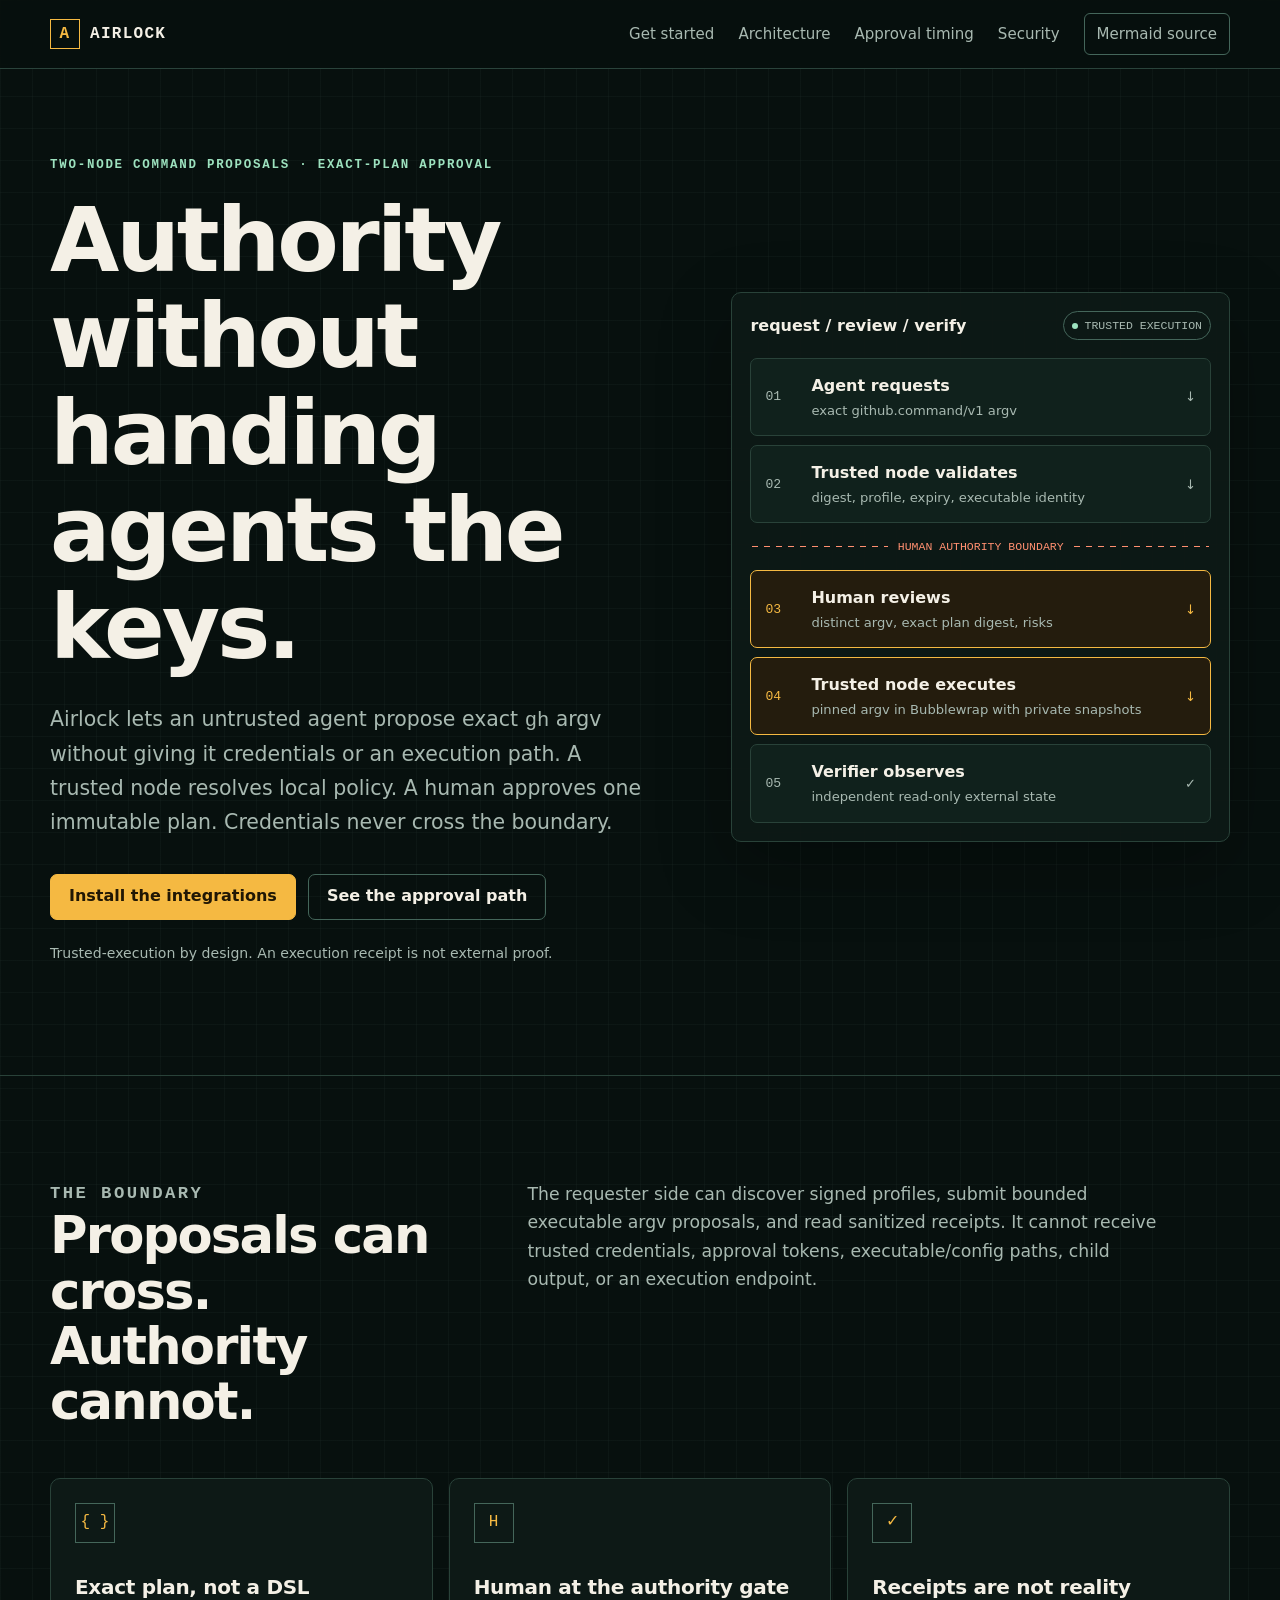
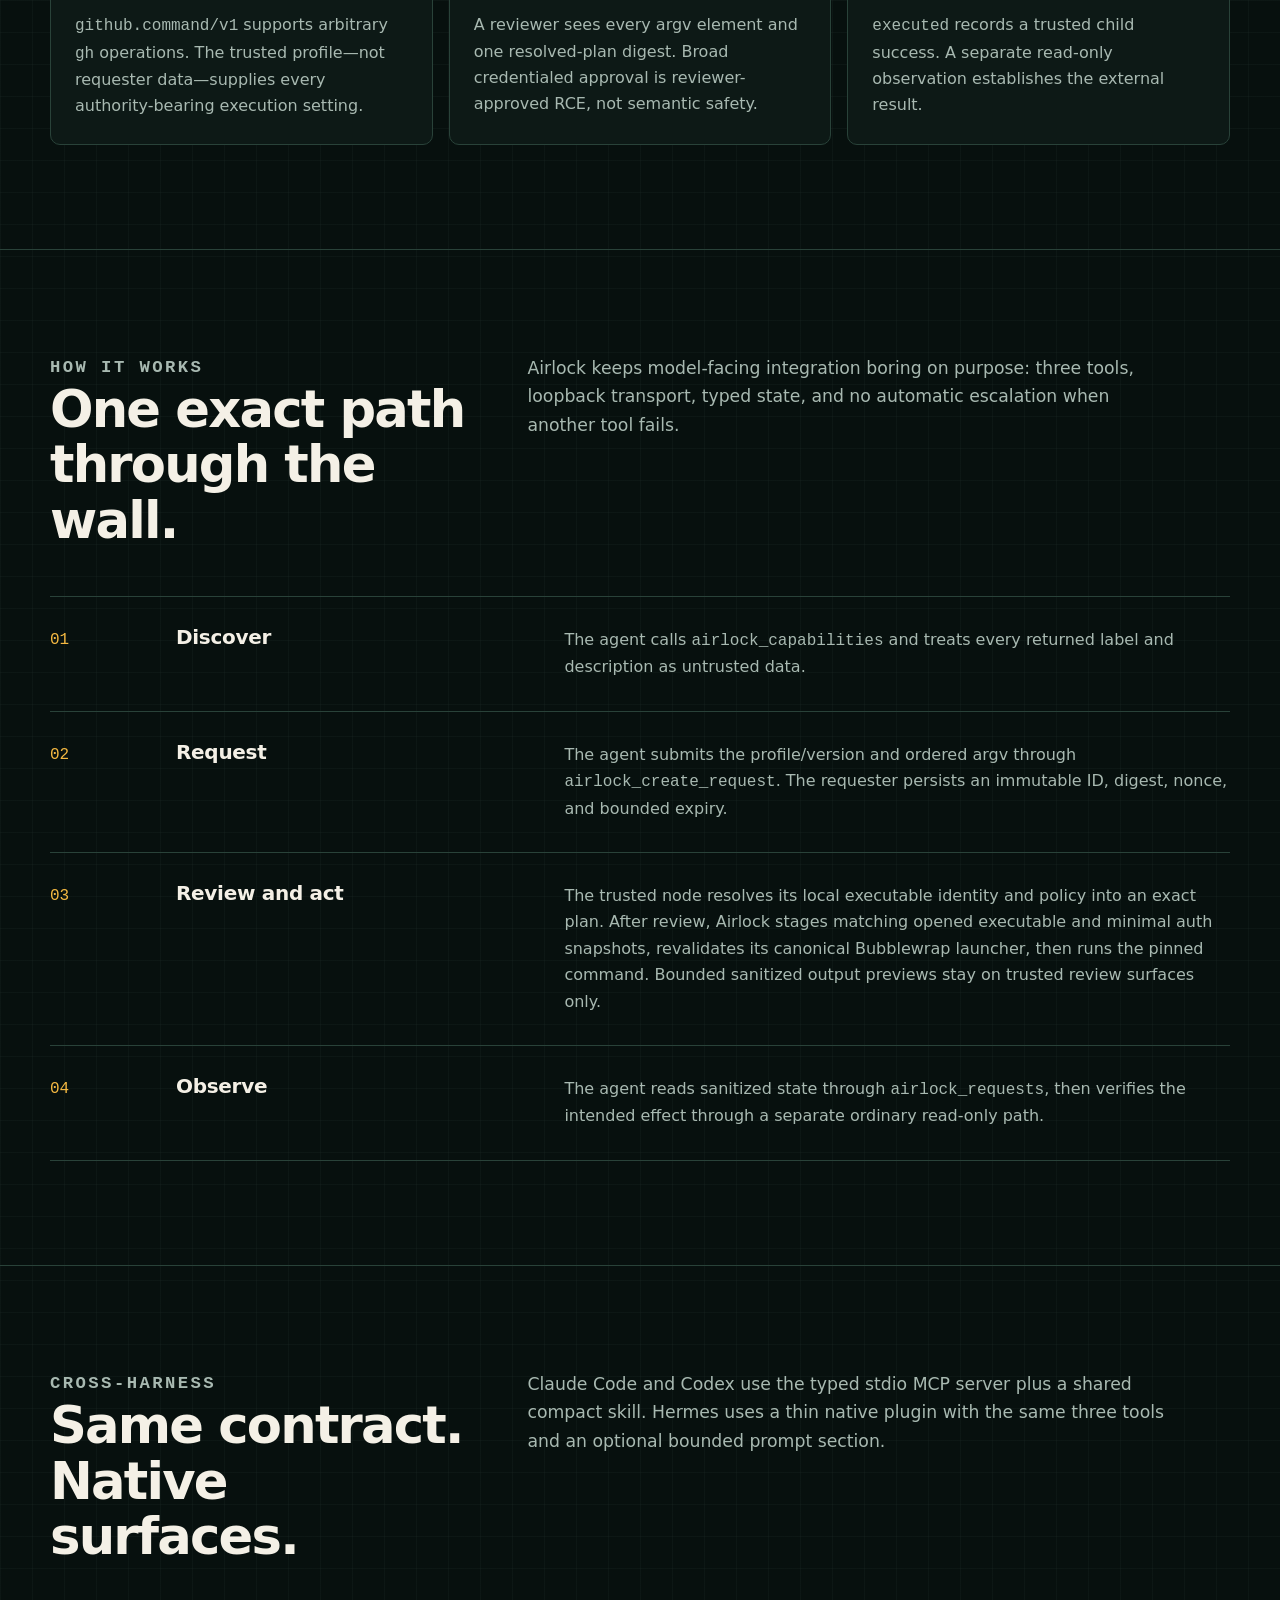
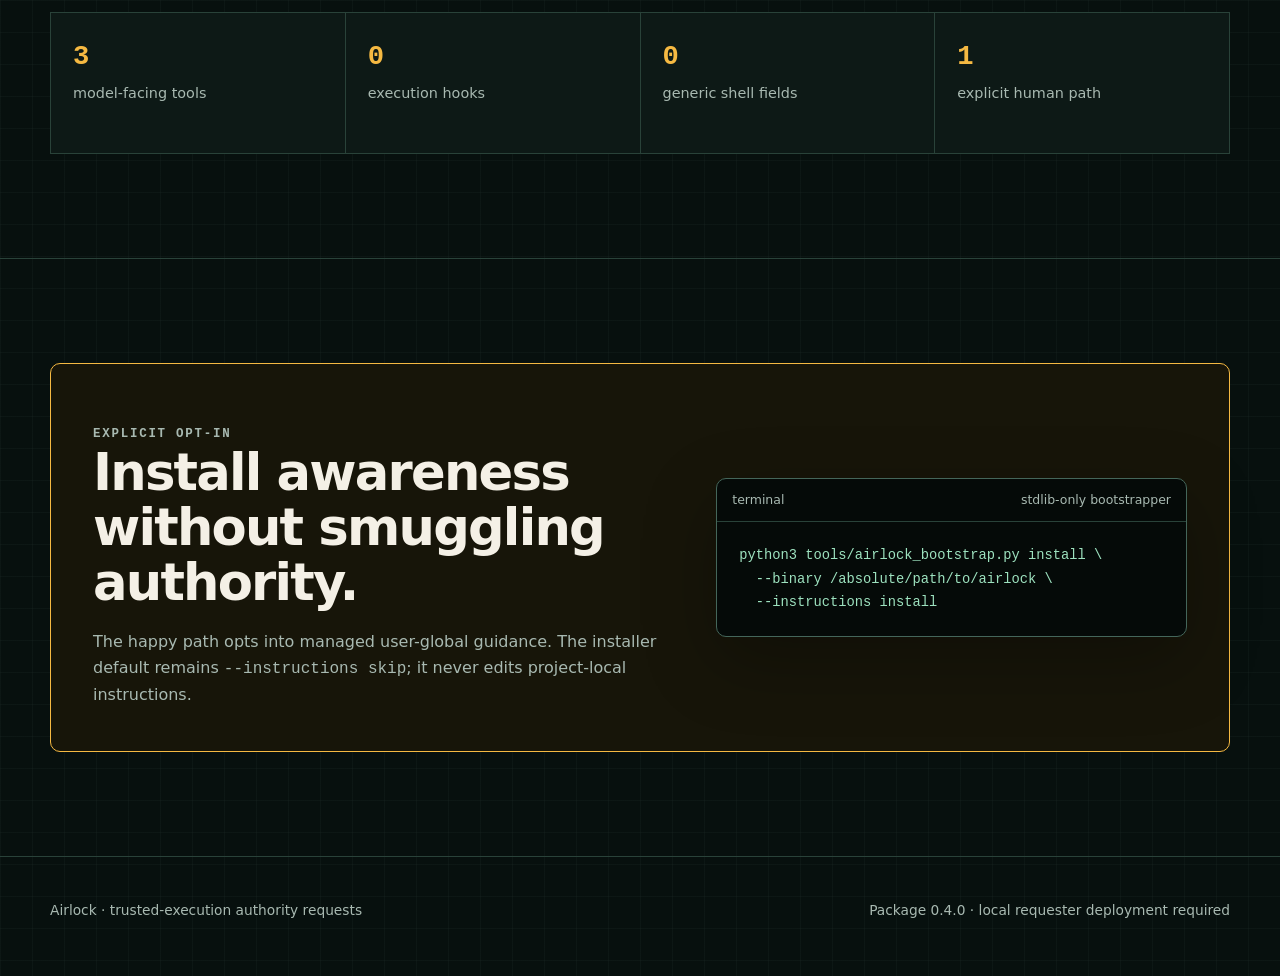
<file: docs/index.html>
<!doctype html>
<html lang="en">
<head>
  <meta charset="utf-8">
  <meta name="viewport" content="width=device-width, initial-scale=1">
  <meta name="description" content="Airlock brokers exact human-approved command plans without giving untrusted AI agents credentials or execution access.">
  <title>Airlock — authority without handing agents the keys</title>
  <link rel="icon" href="assets/favicon.svg" type="image/svg+xml">
  <link rel="stylesheet" href="assets/styles.css">
</head>
<body>
  <a class="skip-link" href="#main">Skip to content</a>
  <header class="site-header">
    <div class="shell nav">
      <a class="brand" href="index.html" aria-label="Airlock home">
        <span class="brand-mark" aria-hidden="true">A</span>
        AIRLOCK
      </a>
      <nav class="nav-links" aria-label="Primary navigation">
        <a href="getting-started.html">Get started</a>
        <a href="architecture.html">Architecture</a>
        <a href="approval-timing.html">Approval timing</a>
        <a href="security.html">Security</a>
        <a class="nav-cta" href="architecture.md">Mermaid source</a>
      </nav>
    </div>
  </header>

  <main id="main">
    <section class="shell hero">
      <div>
        <p class="eyebrow">two-node command proposals · exact-plan approval</p>
        <h1>Authority without handing agents the keys.</h1>
        <p class="lede">Airlock lets an untrusted agent propose exact <code>gh</code> argv without giving it credentials or an execution path. A trusted node resolves local policy. A human approves one immutable plan. Credentials never cross the boundary.</p>
        <div class="hero-actions">
          <a class="button primary" href="getting-started.html">Install the integrations</a>
          <a class="button" href="approval-timing.html">See the approval path</a>
        </div>
        <p class="hero-note">Trusted-execution by design. An execution receipt is not external proof.</p>
      </div>

      <div class="flow-card" aria-label="Airlock request flow overview">
        <div class="flow-head">
          <strong>request / review / verify</strong>
          <span class="pill">trusted execution</span>
        </div>
        <div class="flow-stack">
          <div class="flow-step">
            <span class="step-number">01</span>
            <div><strong>Agent requests</strong><span>exact github.command/v1 argv</span></div>
            <span class="flow-arrow" aria-hidden="true">↓</span>
          </div>
          <div class="flow-step">
            <span class="step-number">02</span>
            <div><strong>Trusted node validates</strong><span>digest, profile, expiry, executable identity</span></div>
            <span class="flow-arrow" aria-hidden="true">↓</span>
          </div>
        </div>
        <div class="boundary-label">human authority boundary</div>
        <div class="flow-stack">
          <div class="flow-step human-gate">
            <span class="step-number">03</span>
            <div><strong>Human reviews</strong><span>distinct argv, exact plan digest, risks</span></div>
            <span class="flow-arrow" aria-hidden="true">↓</span>
          </div>
          <div class="flow-step human-gate">
            <span class="step-number">04</span>
            <div><strong>Trusted node executes</strong><span>pinned argv in Bubblewrap with private snapshots</span></div>
            <span class="flow-arrow" aria-hidden="true">↓</span>
          </div>
          <div class="flow-step">
            <span class="step-number">05</span>
            <div><strong>Verifier observes</strong><span>independent read-only external state</span></div>
            <span class="flow-arrow" aria-hidden="true">✓</span>
          </div>
        </div>
      </div>
    </section>

    <section class="section">
      <div class="shell">
        <div class="section-intro">
          <div>
            <p class="kicker">The boundary</p>
            <h2>Proposals can cross. Authority cannot.</h2>
          </div>
          <p>The requester side can discover signed profiles, submit bounded executable argv proposals, and read sanitized receipts. It cannot receive trusted credentials, approval tokens, executable/config paths, child output, or an execution endpoint.</p>
        </div>
        <div class="card-grid">
          <article class="card">
            <span class="card-icon" aria-hidden="true">{ }</span>
            <h3>Exact plan, not a DSL</h3>
            <p><code>github.command/v1</code> supports arbitrary <code>gh</code> operations. The trusted profile—not requester data—supplies every authority-bearing execution setting.</p>
          </article>
          <article class="card">
            <span class="card-icon" aria-hidden="true">H</span>
            <h3>Human at the authority gate</h3>
            <p>A reviewer sees every argv element and one resolved-plan digest. Broad credentialed approval is reviewer-approved RCE, not semantic safety.</p>
          </article>
          <article class="card">
            <span class="card-icon" aria-hidden="true">✓</span>
            <h3>Receipts are not reality</h3>
            <p><code>executed</code> records a trusted child success. A separate read-only observation establishes the external result.</p>
          </article>
        </div>
      </div>
    </section>

    <section class="section" id="how-it-works">
      <div class="shell">
        <div class="section-intro">
          <div>
            <p class="kicker">How it works</p>
            <h2>One exact path through the wall.</h2>
          </div>
          <p>Airlock keeps model-facing integration boring on purpose: three tools, loopback transport, typed state, and no automatic escalation when another tool fails.</p>
        </div>
        <div class="steps">
          <article class="process-step">
            <h3>Discover</h3>
            <p>The agent calls <code>airlock_capabilities</code> and treats every returned label and description as untrusted data.</p>
          </article>
          <article class="process-step">
            <h3>Request</h3>
            <p>The agent submits the profile/version and ordered argv through <code>airlock_create_request</code>. The requester persists an immutable ID, digest, nonce, and bounded expiry.</p>
          </article>
          <article class="process-step">
            <h3>Review and act</h3>
            <p>The trusted node resolves its local executable identity and policy into an exact plan. After review, Airlock stages matching opened executable and minimal auth snapshots, revalidates its canonical Bubblewrap launcher, then runs the pinned command. Bounded sanitized output previews stay on trusted review surfaces only.</p>
          </article>
          <article class="process-step">
            <h3>Observe</h3>
            <p>The agent reads sanitized state through <code>airlock_requests</code>, then verifies the intended effect through a separate ordinary read-only path.</p>
          </article>
        </div>
      </div>
    </section>

    <section class="section">
      <div class="shell">
        <div class="section-intro">
          <div>
            <p class="kicker">Cross-harness</p>
            <h2>Same contract. Native surfaces.</h2>
          </div>
          <p>Claude Code and Codex use the typed stdio MCP server plus a shared compact skill. Hermes uses a thin native plugin with the same three tools and an optional bounded prompt section.</p>
        </div>
        <div class="metrics" aria-label="Airlock integration facts">
          <div class="metric"><strong>3</strong><span>model-facing tools</span></div>
          <div class="metric"><strong>0</strong><span>execution hooks</span></div>
          <div class="metric"><strong>0</strong><span>generic shell fields</span></div>
          <div class="metric"><strong>1</strong><span>explicit human path</span></div>
        </div>
      </div>
    </section>

    <section class="section">
      <div class="shell callout">
        <div>
          <p class="kicker">Explicit opt-in</p>
          <h2>Install awareness without smuggling authority.</h2>
          <p>The happy path opts into managed user-global guidance. The installer default remains <code>--instructions skip</code>; it never edits project-local instructions.</p>
        </div>
        <div class="code-panel">
          <div class="code-title"><span>terminal</span><span>stdlib-only bootstrapper</span></div>
          <pre><code>python3 tools/airlock_bootstrap.py install \
  --binary /absolute/path/to/airlock \
  --instructions install</code></pre>
        </div>
      </div>
    </section>
  </main>

  <footer class="site-footer">
    <div class="shell footer-row">
      <span>Airlock · trusted-execution authority requests</span>
      <span>Package 0.4.0 · local requester deployment required</span>
    </div>
  </footer>
</body>
</html>
</file>
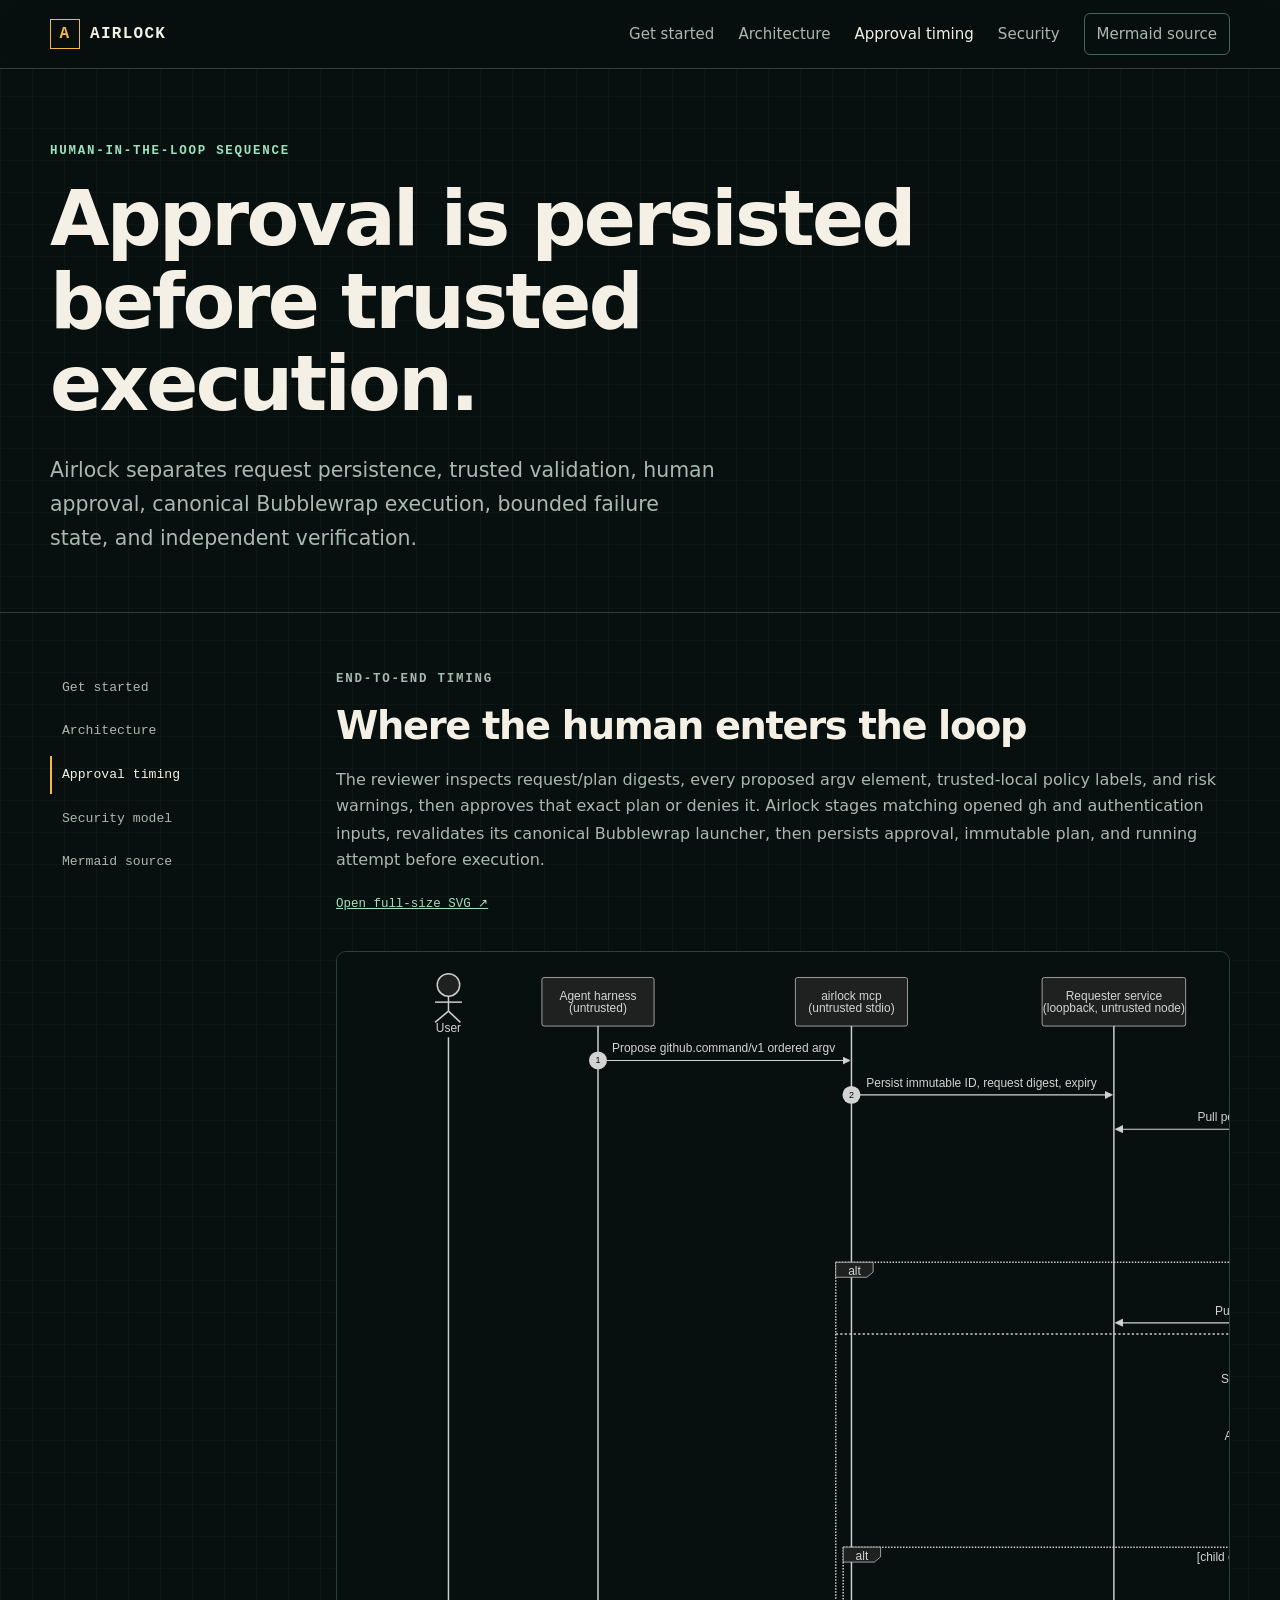
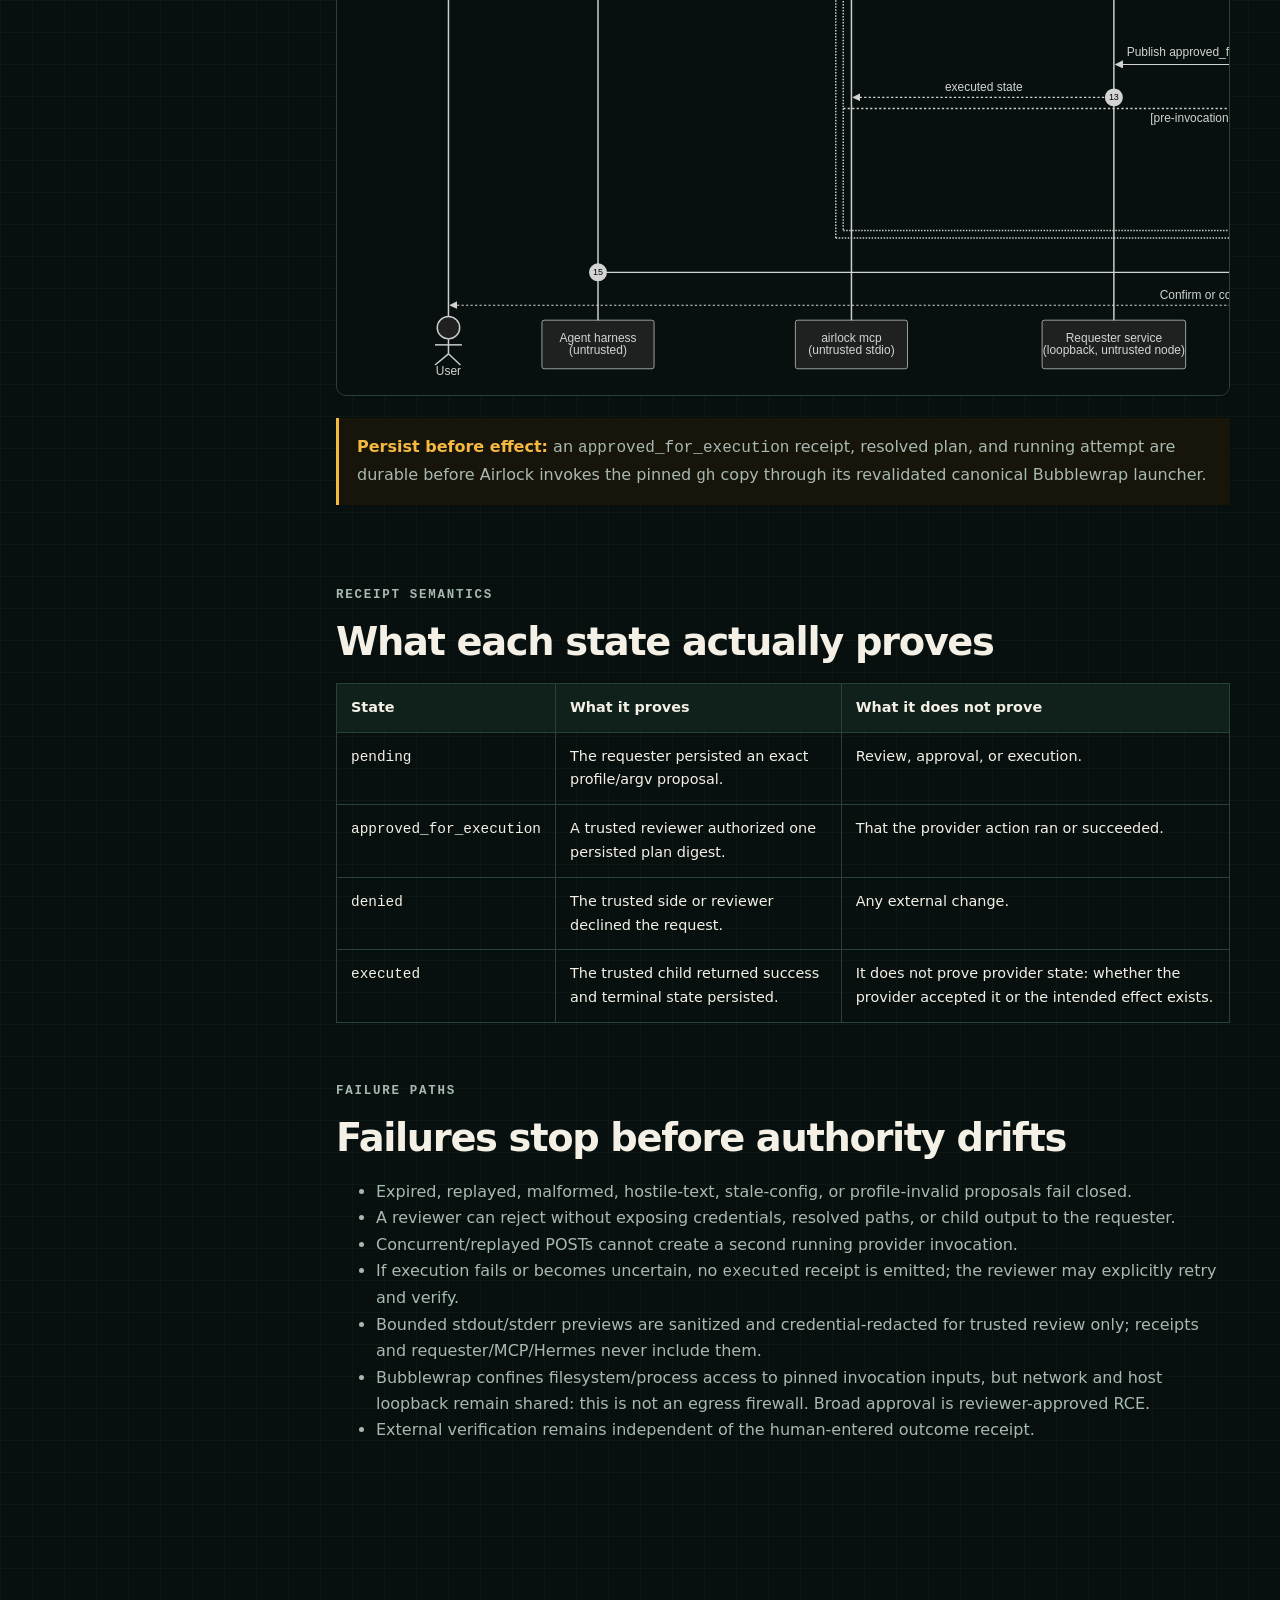
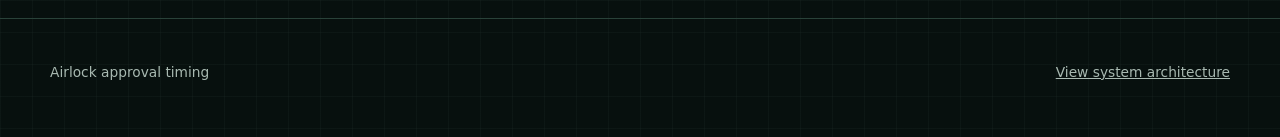
<file: docs/approval-timing.html>
<!doctype html>
<html lang="en">
<head>
  <meta charset="utf-8">
  <meta name="viewport" content="width=device-width, initial-scale=1">
  <meta name="description" content="Timing diagram for Airlock trusted execution, signed receipts, retries, and independent verification.">
  <title>Approval timing · Airlock</title>
  <link rel="icon" href="assets/favicon.svg" type="image/svg+xml">
  <link rel="stylesheet" href="assets/styles.css">
</head>
<body>
  <a class="skip-link" href="#main">Skip to content</a>
  <header class="site-header">
    <div class="shell nav">
      <a class="brand" href="index.html"><span class="brand-mark" aria-hidden="true">A</span>AIRLOCK</a>
      <nav class="nav-links" aria-label="Primary navigation">
        <a href="getting-started.html">Get started</a>
        <a href="architecture.html">Architecture</a>
        <a href="approval-timing.html" aria-current="page">Approval timing</a>
        <a href="security.html">Security</a>
        <a class="nav-cta" href="approval-timing.md">Mermaid source</a>
      </nav>
    </div>
  </header>

  <main id="main">
    <header class="docs-hero">
      <div class="shell">
        <p class="eyebrow">Human-in-the-loop sequence</p>
        <h1>Approval is persisted before trusted execution.</h1>
        <p class="lede">Airlock separates request persistence, trusted validation, human approval, canonical Bubblewrap execution, bounded failure state, and independent verification.</p>
      </div>
    </header>

    <div class="shell docs-layout">
      <nav class="docs-nav" aria-label="Documentation">
        <a href="getting-started.html">Get started</a>
        <a href="architecture.html">Architecture</a>
        <a href="approval-timing.html" aria-current="page">Approval timing</a>
        <a href="security.html">Security model</a>
        <a href="approval-timing.md">Mermaid source</a>
      </nav>

      <article class="docs-content">
        <section id="sequence">
          <p class="kicker">End-to-end timing</p>
          <h2>Where the human enters the loop</h2>
          <p>The reviewer inspects request/plan digests, every proposed argv element, trusted-local policy labels, and risk warnings, then approves that exact plan or denies it. Airlock stages matching opened <code>gh</code> and authentication inputs, revalidates its canonical Bubblewrap launcher, then persists approval, immutable plan, and running attempt before execution.</p>
          <a class="diagram-link" href="assets/diagrams/approval-timing.svg">Open full-size SVG ↗</a>
          <figure class="diagram timing">
            <img src="assets/diagrams/approval-timing.svg" alt="Sequence diagram showing typed request creation, trusted validation, approval reservation, canonical Bubblewrap execution, bounded failure state, receipts, and independent verification.">
          </figure>
          <div class="notice"><strong>Persist before effect:</strong> an <code>approved_for_execution</code> receipt, resolved plan, and running attempt are durable before Airlock invokes the pinned <code>gh</code> copy through its revalidated canonical Bubblewrap launcher.</div>
        </section>

        <section id="states">
          <p class="kicker">Receipt semantics</p>
          <h2>What each state actually proves</h2>
          <table>
            <thead><tr><th>State</th><th>What it proves</th><th>What it does not prove</th></tr></thead>
            <tbody>
              <tr><td><code>pending</code></td><td>The requester persisted an exact profile/argv proposal.</td><td>Review, approval, or execution.</td></tr>
              <tr><td><code>approved_for_execution</code></td><td>A trusted reviewer authorized one persisted plan digest.</td><td>That the provider action ran or succeeded.</td></tr>
              <tr><td><code>denied</code></td><td>The trusted side or reviewer declined the request.</td><td>Any external change.</td></tr>
              <tr><td><code>executed</code></td><td>The trusted child returned success and terminal state persisted.</td><td>It does not prove provider state: whether the provider accepted it or the intended effect exists.</td></tr>
            </tbody>
          </table>
        </section>

        <section id="failure-paths">
          <p class="kicker">Failure paths</p>
          <h2>Failures stop before authority drifts</h2>
          <ul>
            <li>Expired, replayed, malformed, hostile-text, stale-config, or profile-invalid proposals fail closed.</li>
            <li>A reviewer can reject without exposing credentials, resolved paths, or child output to the requester.</li>
            <li>Concurrent/replayed POSTs cannot create a second running provider invocation.</li>
            <li>If execution fails or becomes uncertain, no <code>executed</code> receipt is emitted; the reviewer may explicitly retry and verify.</li>
            <li>Bounded stdout/stderr previews are sanitized and credential-redacted for trusted review only; receipts and requester/MCP/Hermes never include them.</li>
            <li>Bubblewrap confines filesystem/process access to pinned invocation inputs, but network and host loopback remain shared: this is not an egress firewall. Broad approval is reviewer-approved RCE.</li>
            <li>External verification remains independent of the human-entered outcome receipt.</li>
          </ul>
        </section>
      </article>
    </div>
  </main>

  <footer class="site-footer">
    <div class="shell footer-row"><span>Airlock approval timing</span><span><a href="architecture.html">View system architecture</a></span></div>
  </footer>
</body>
</html>
</file>
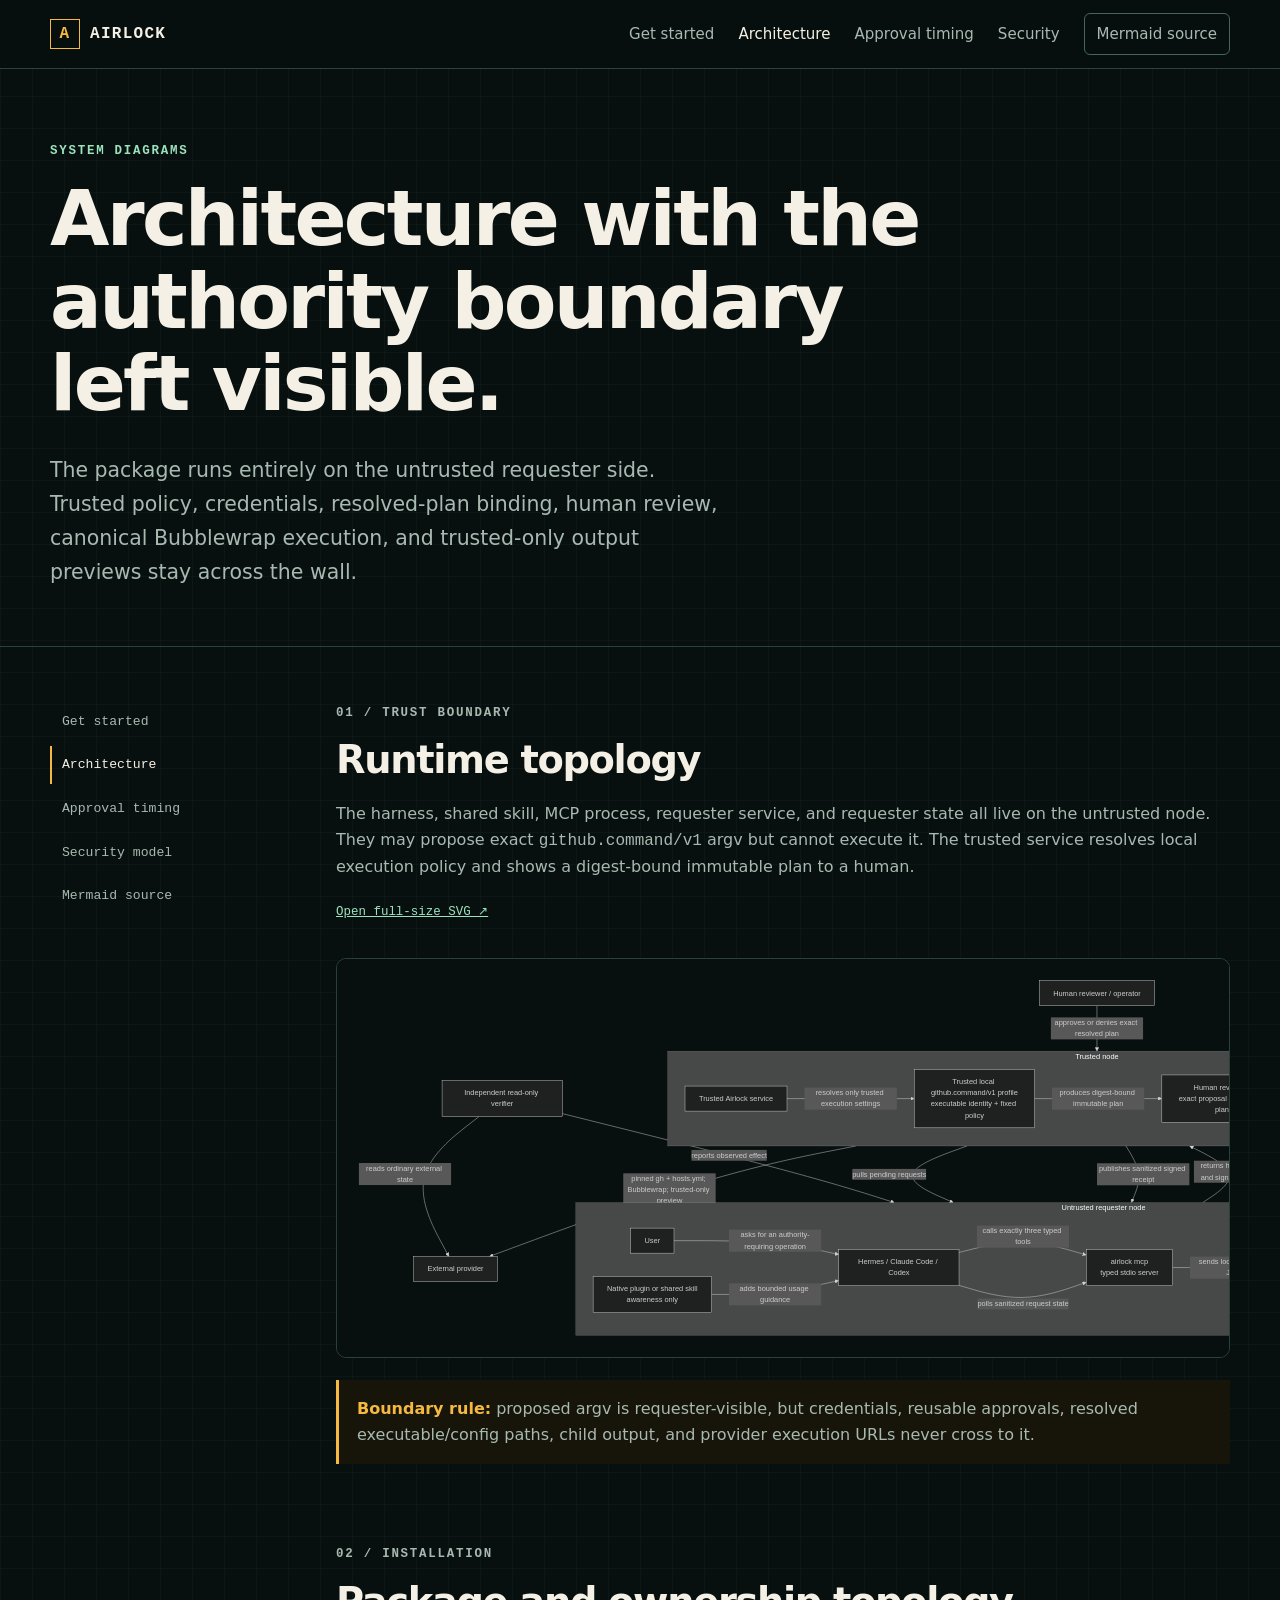
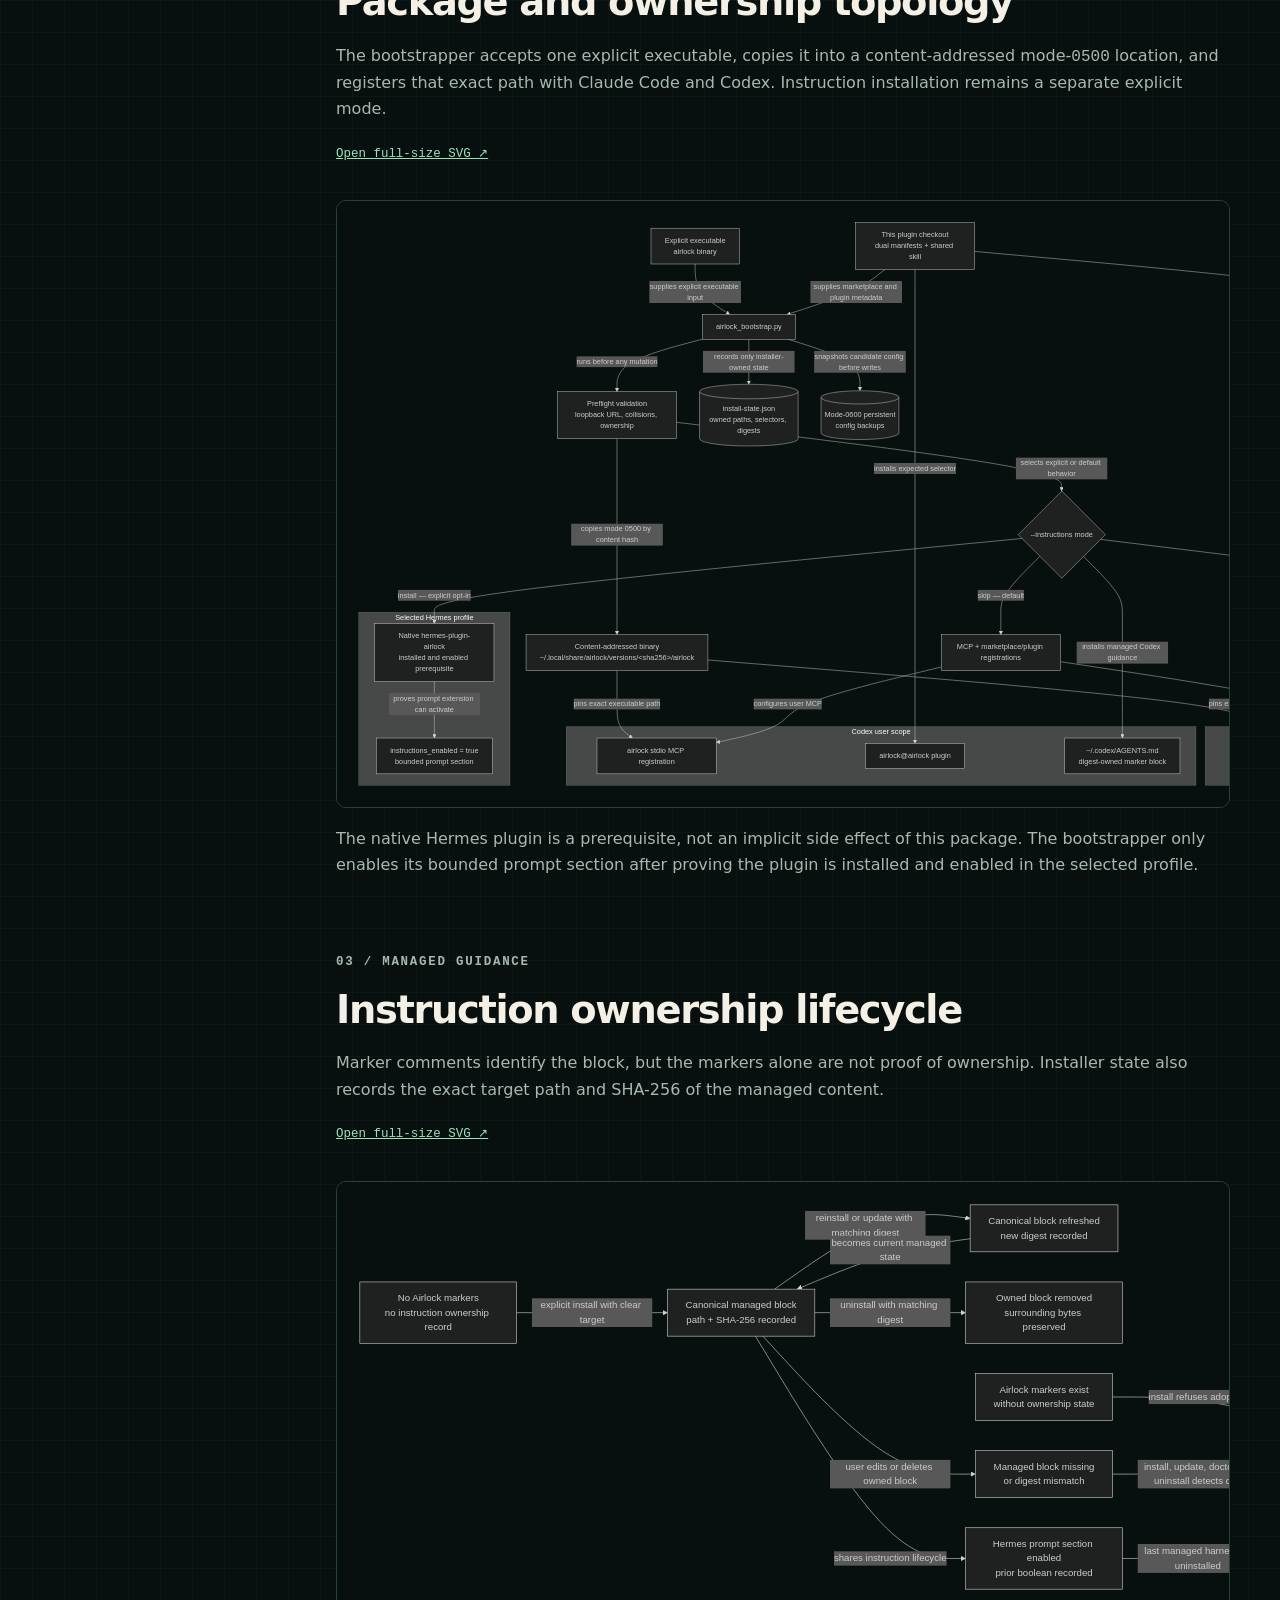
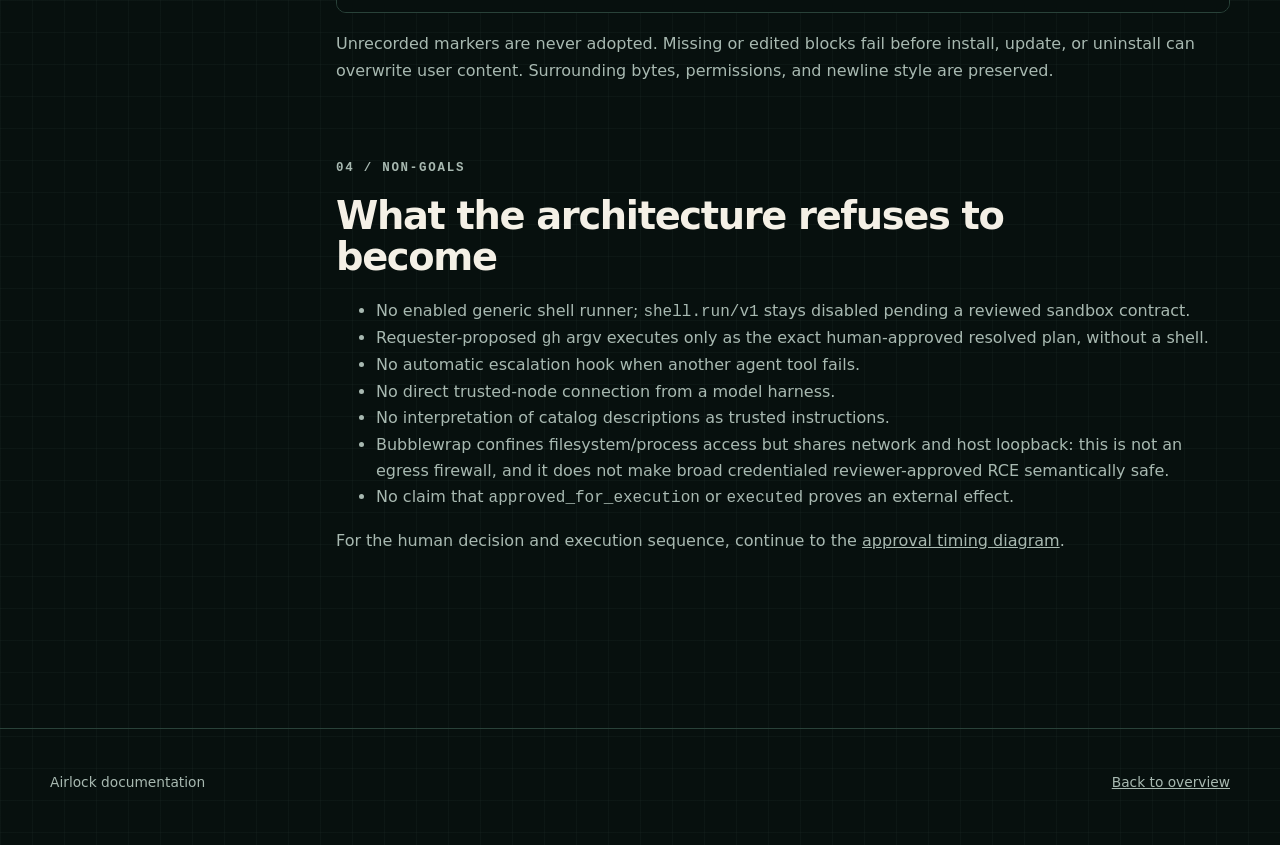
<file: docs/architecture.html>
<!doctype html>
<html lang="en">
<head>
  <meta charset="utf-8">
  <meta name="viewport" content="width=device-width, initial-scale=1">
  <meta name="description" content="Airlock trust boundary, runtime, installation, and instruction ownership architecture.">
  <title>Architecture · Airlock</title>
  <link rel="icon" href="assets/favicon.svg" type="image/svg+xml">
  <link rel="stylesheet" href="assets/styles.css">
</head>
<body>
  <a class="skip-link" href="#main">Skip to content</a>
  <header class="site-header">
    <div class="shell nav">
      <a class="brand" href="index.html"><span class="brand-mark" aria-hidden="true">A</span>AIRLOCK</a>
      <nav class="nav-links" aria-label="Primary navigation">
        <a href="getting-started.html">Get started</a>
        <a href="architecture.html" aria-current="page">Architecture</a>
        <a href="approval-timing.html">Approval timing</a>
        <a href="security.html">Security</a>
        <a class="nav-cta" href="architecture.md">Mermaid source</a>
      </nav>
    </div>
  </header>

  <main id="main">
    <header class="docs-hero">
      <div class="shell">
        <p class="eyebrow">System diagrams</p>
        <h1>Architecture with the authority boundary left visible.</h1>
        <p class="lede">The package runs entirely on the untrusted requester side. Trusted policy, credentials, resolved-plan binding, human review, canonical Bubblewrap execution, and trusted-only output previews stay across the wall.</p>
      </div>
    </header>

    <div class="shell docs-layout">
      <nav class="docs-nav" aria-label="Documentation">
        <a href="getting-started.html">Get started</a>
        <a href="architecture.html" aria-current="page">Architecture</a>
        <a href="approval-timing.html">Approval timing</a>
        <a href="security.html">Security model</a>
        <a href="architecture.md">Mermaid source</a>
      </nav>

      <article class="docs-content">
        <section id="trust-boundary">
          <p class="kicker">01 / trust boundary</p>
          <h2>Runtime topology</h2>
          <p>The harness, shared skill, MCP process, requester service, and requester state all live on the untrusted node. They may propose exact <code>github.command/v1</code> argv but cannot execute it. The trusted service resolves local execution policy and shows a digest-bound immutable plan to a human.</p>
          <a class="diagram-link" href="assets/diagrams/trust-boundary.svg">Open full-size SVG ↗</a>
          <figure class="diagram">
            <img src="assets/diagrams/trust-boundary.svg" alt="Airlock trust boundary showing the untrusted requester node, trusted node, human operator, external provider, and independent verifier.">
          </figure>
          <div class="notice"><strong>Boundary rule:</strong> proposed argv is requester-visible, but credentials, reusable approvals, resolved executable/config paths, child output, and provider execution URLs never cross to it.</div>
        </section>

        <section id="installation">
          <p class="kicker">02 / installation</p>
          <h2>Package and ownership topology</h2>
          <p>The bootstrapper accepts one explicit executable, copies it into a content-addressed mode-<code>0500</code> location, and registers that exact path with Claude Code and Codex. Instruction installation remains a separate explicit mode.</p>
          <a class="diagram-link" href="assets/diagrams/installation-topology.svg">Open full-size SVG ↗</a>
          <figure class="diagram">
            <img src="assets/diagrams/installation-topology.svg" alt="Airlock installation topology for the content-addressed binary, Claude, Codex, Hermes, installer state, and backups.">
          </figure>
          <p>The native Hermes plugin is a prerequisite, not an implicit side effect of this package. The bootstrapper only enables its bounded prompt section after proving the plugin is installed and enabled in the selected profile.</p>
        </section>

        <section id="instruction-lifecycle">
          <p class="kicker">03 / managed guidance</p>
          <h2>Instruction ownership lifecycle</h2>
          <p>Marker comments identify the block, but the markers alone are not proof of ownership. Installer state also records the exact target path and SHA-256 of the managed content.</p>
          <a class="diagram-link" href="assets/diagrams/instruction-lifecycle.svg">Open full-size SVG ↗</a>
          <figure class="diagram compact">
            <img src="assets/diagrams/instruction-lifecycle.svg" alt="Managed instruction lifecycle showing clear install, digest-owned updates, precise removal, and fail-closed drift paths.">
          </figure>
          <p>Unrecorded markers are never adopted. Missing or edited blocks fail before install, update, or uninstall can overwrite user content. Surrounding bytes, permissions, and newline style are preserved.</p>
        </section>

        <section id="non-goals">
          <p class="kicker">04 / non-goals</p>
          <h2>What the architecture refuses to become</h2>
          <ul>
            <li>No enabled generic shell runner; <code>shell.run/v1</code> stays disabled pending a reviewed sandbox contract.</li>
            <li>Requester-proposed <code>gh</code> argv executes only as the exact human-approved resolved plan, without a shell.</li>
            <li>No automatic escalation hook when another agent tool fails.</li>
            <li>No direct trusted-node connection from a model harness.</li>
            <li>No interpretation of catalog descriptions as trusted instructions.</li>
            <li>Bubblewrap confines filesystem/process access but shares network and host loopback: this is not an egress firewall, and it does not make broad credentialed reviewer-approved RCE semantically safe.</li>
            <li>No claim that <code>approved_for_execution</code> or <code>executed</code> proves an external effect.</li>
          </ul>
          <p>For the human decision and execution sequence, continue to the <a href="approval-timing.html">approval timing diagram</a>.</p>
        </section>
      </article>
    </div>
  </main>

  <footer class="site-footer">
    <div class="shell footer-row"><span>Airlock documentation</span><span><a href="index.html">Back to overview</a></span></div>
  </footer>
</body>
</html>
</file>
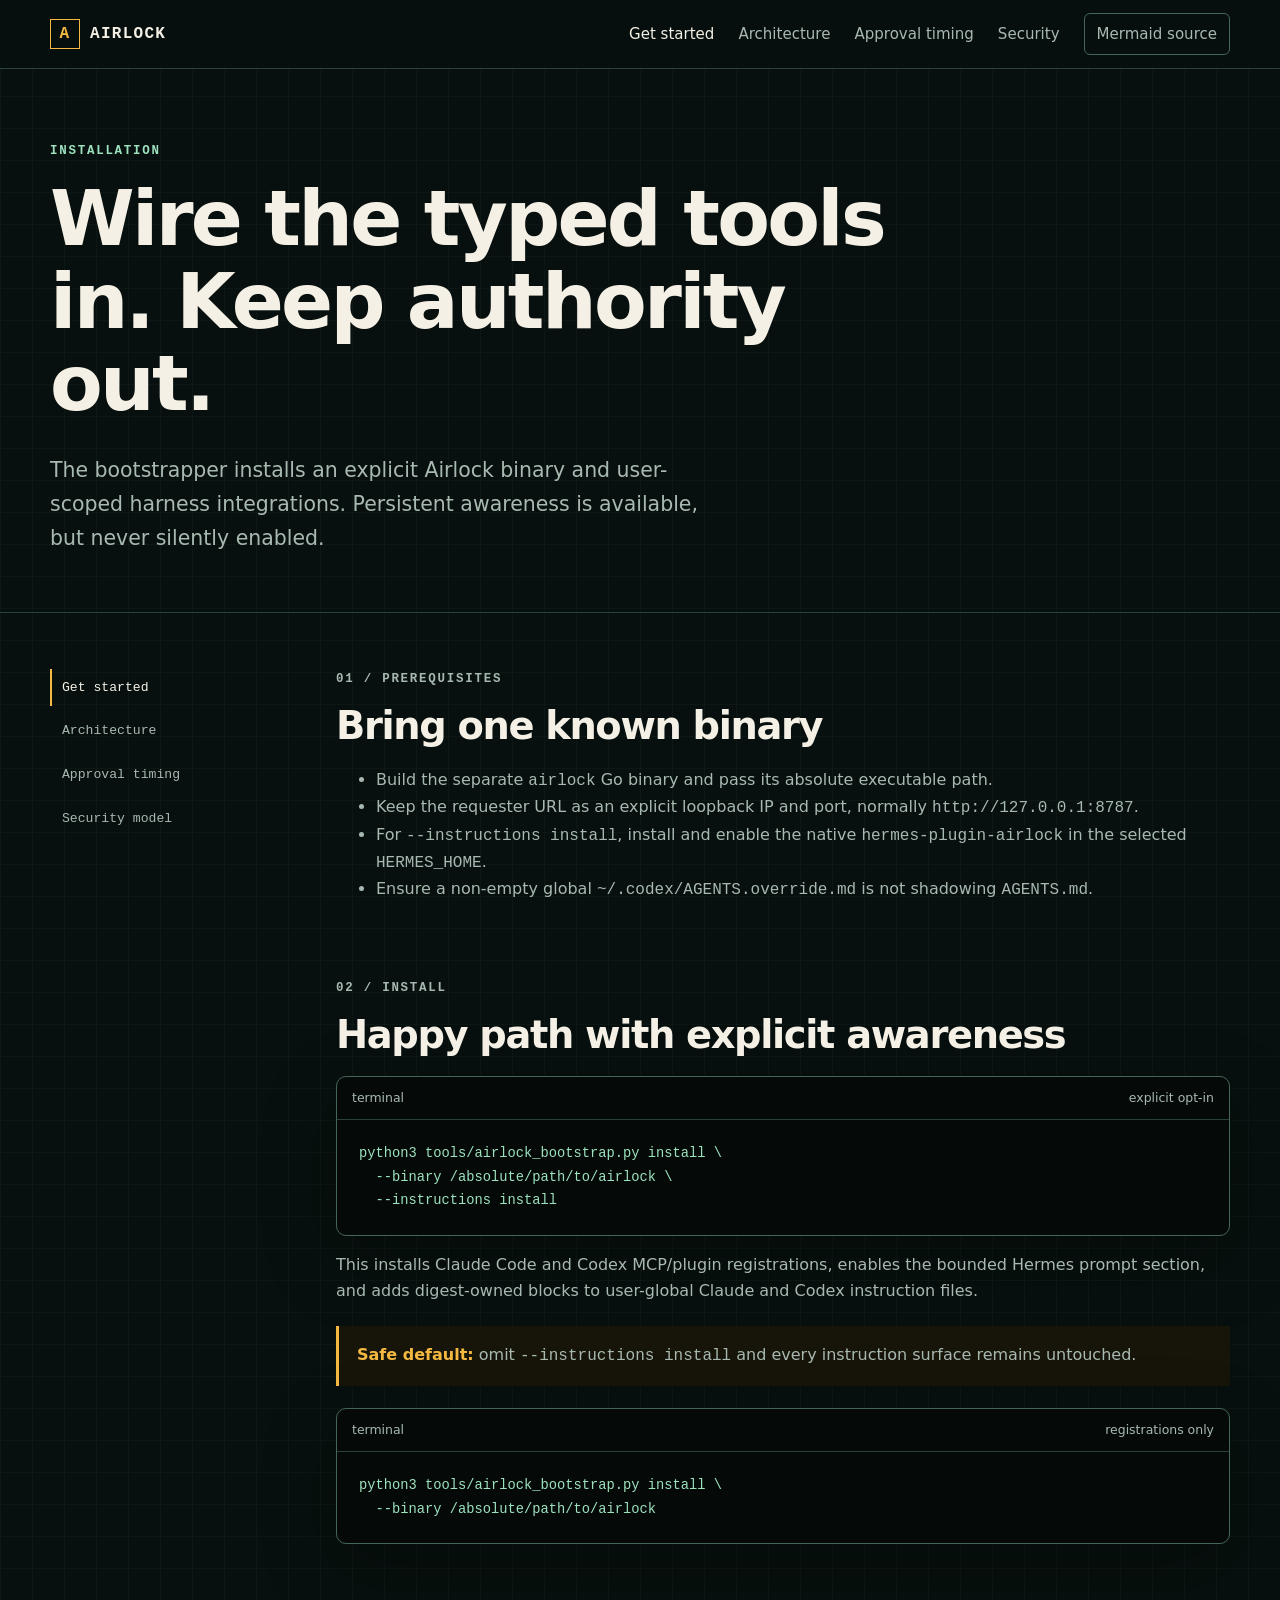
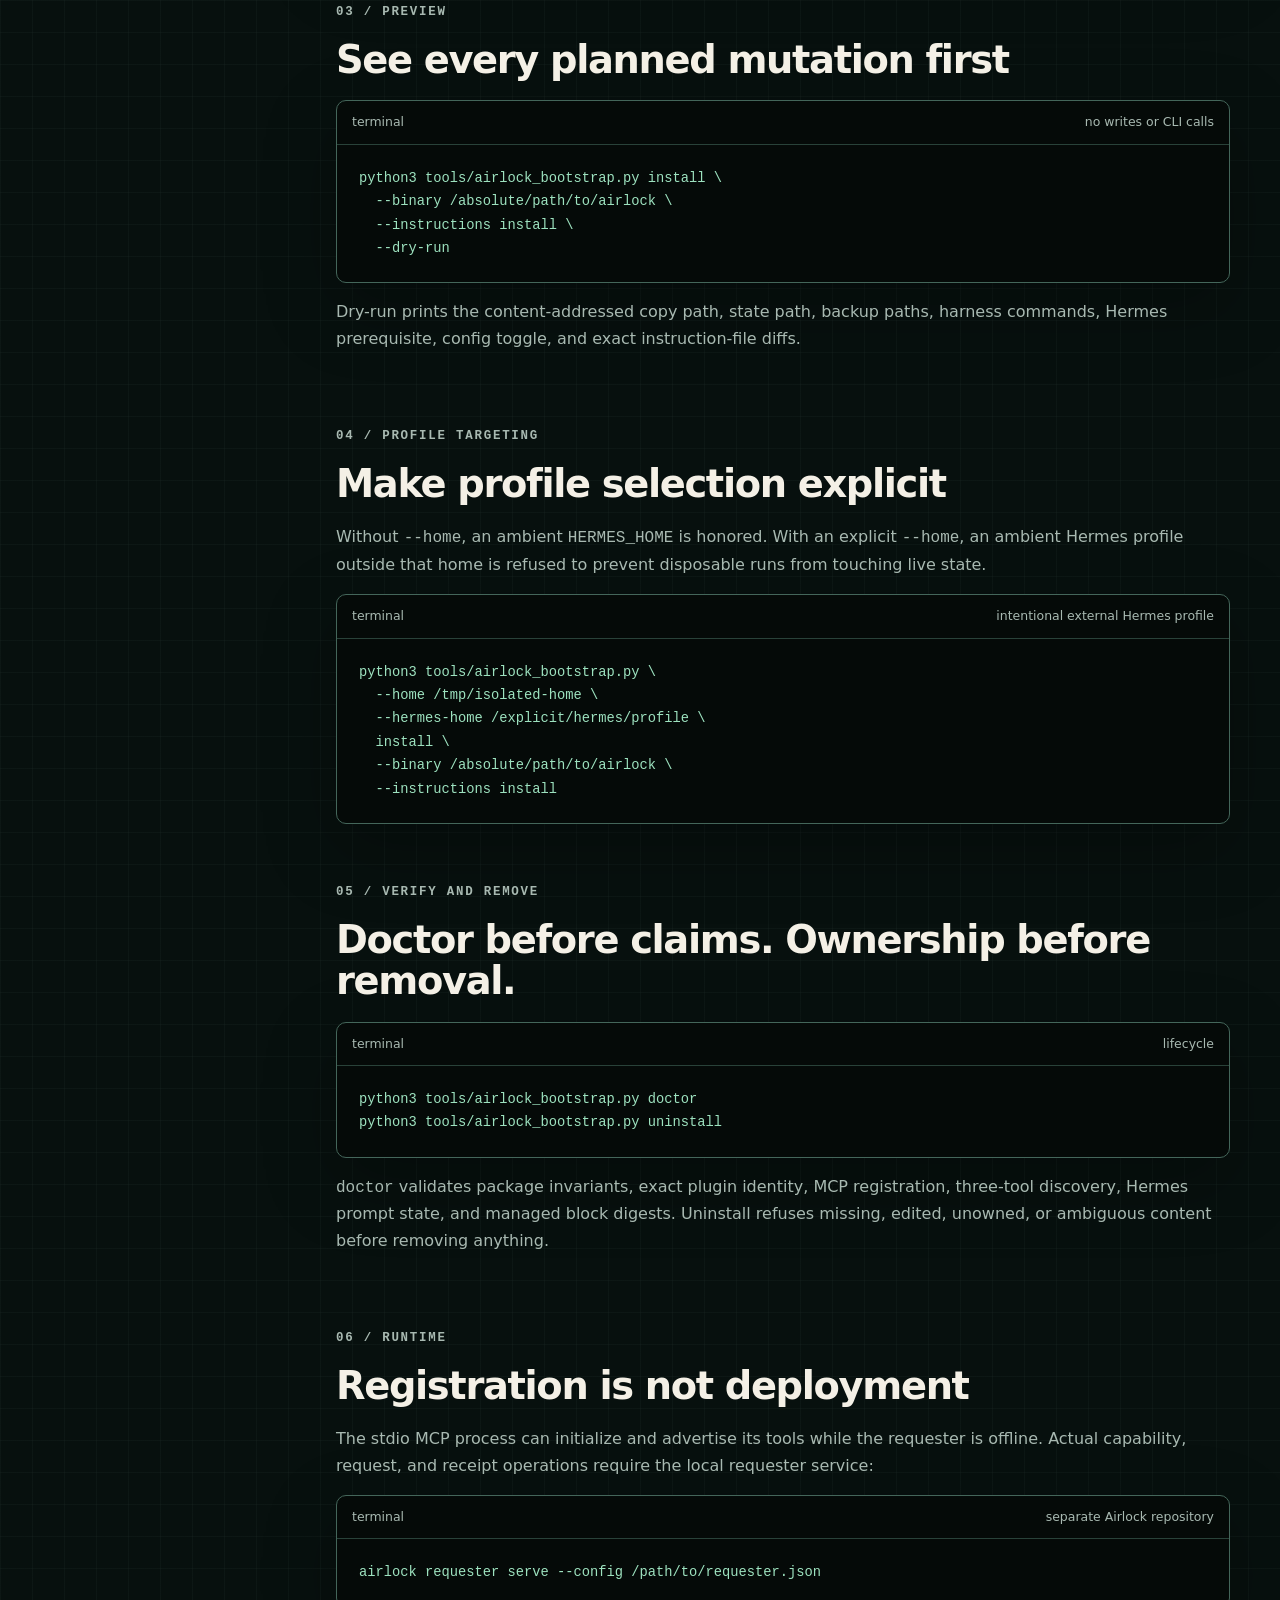
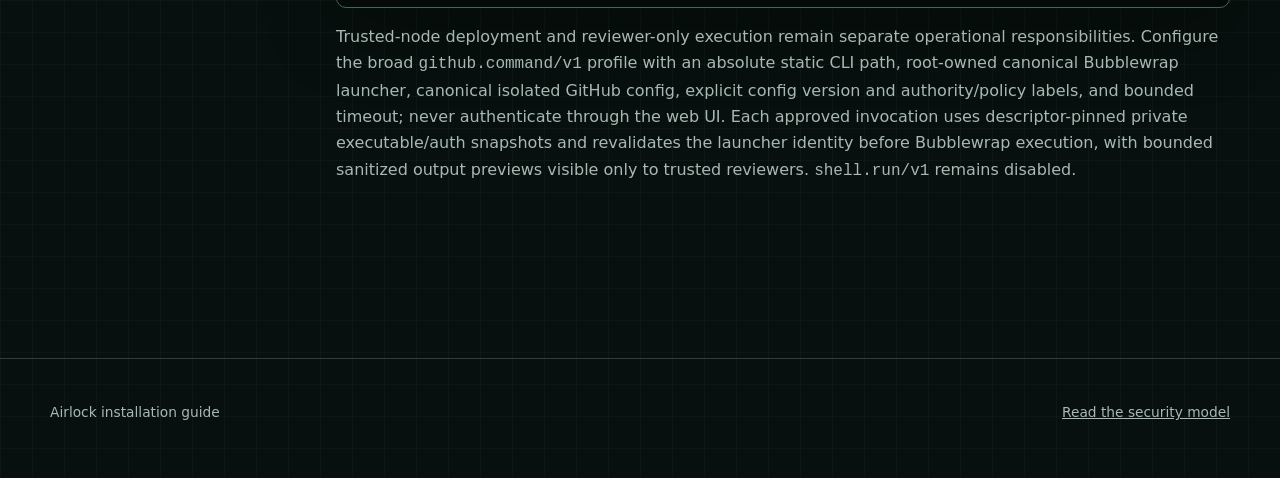
<file: docs/getting-started.html>
<!doctype html>
<html lang="en">
<head>
  <meta charset="utf-8">
  <meta name="viewport" content="width=device-width, initial-scale=1">
  <meta name="description" content="Install and verify Airlock integrations for Hermes, Claude Code, and Codex.">
  <title>Get started · Airlock</title>
  <link rel="icon" href="assets/favicon.svg" type="image/svg+xml">
  <link rel="stylesheet" href="assets/styles.css">
</head>
<body>
  <a class="skip-link" href="#main">Skip to content</a>
  <header class="site-header">
    <div class="shell nav">
      <a class="brand" href="index.html"><span class="brand-mark" aria-hidden="true">A</span>AIRLOCK</a>
      <nav class="nav-links" aria-label="Primary navigation">
        <a href="getting-started.html" aria-current="page">Get started</a>
        <a href="architecture.html">Architecture</a>
        <a href="approval-timing.html">Approval timing</a>
        <a href="security.html">Security</a>
        <a class="nav-cta" href="architecture.md">Mermaid source</a>
      </nav>
    </div>
  </header>

  <main id="main">
    <header class="docs-hero">
      <div class="shell">
        <p class="eyebrow">Installation</p>
        <h1>Wire the typed tools in. Keep authority out.</h1>
        <p class="lede">The bootstrapper installs an explicit Airlock binary and user-scoped harness integrations. Persistent awareness is available, but never silently enabled.</p>
      </div>
    </header>

    <div class="shell docs-layout">
      <nav class="docs-nav" aria-label="Documentation">
        <a href="getting-started.html" aria-current="page">Get started</a>
        <a href="architecture.html">Architecture</a>
        <a href="approval-timing.html">Approval timing</a>
        <a href="security.html">Security model</a>
      </nav>

      <article class="docs-content">
        <section id="prerequisites">
          <p class="kicker">01 / prerequisites</p>
          <h2>Bring one known binary</h2>
          <ul>
            <li>Build the separate <code>airlock</code> Go binary and pass its absolute executable path.</li>
            <li>Keep the requester URL as an explicit loopback IP and port, normally <code>http://127.0.0.1:8787</code>.</li>
            <li>For <code>--instructions install</code>, install and enable the native <code>hermes-plugin-airlock</code> in the selected <code>HERMES_HOME</code>.</li>
            <li>Ensure a non-empty global <code>~/.codex/AGENTS.override.md</code> is not shadowing <code>AGENTS.md</code>.</li>
          </ul>
        </section>

        <section id="install">
          <p class="kicker">02 / install</p>
          <h2>Happy path with explicit awareness</h2>
          <div class="code-panel">
            <div class="code-title"><span>terminal</span><span>explicit opt-in</span></div>
            <pre><code>python3 tools/airlock_bootstrap.py install \
  --binary /absolute/path/to/airlock \
  --instructions install</code></pre>
          </div>
          <p>This installs Claude Code and Codex MCP/plugin registrations, enables the bounded Hermes prompt section, and adds digest-owned blocks to user-global Claude and Codex instruction files.</p>
          <div class="notice"><strong>Safe default:</strong> omit <code>--instructions install</code> and every instruction surface remains untouched.</div>
          <div class="code-panel">
            <div class="code-title"><span>terminal</span><span>registrations only</span></div>
            <pre><code>python3 tools/airlock_bootstrap.py install \
  --binary /absolute/path/to/airlock</code></pre>
          </div>
        </section>

        <section id="preview">
          <p class="kicker">03 / preview</p>
          <h2>See every planned mutation first</h2>
          <div class="code-panel">
            <div class="code-title"><span>terminal</span><span>no writes or CLI calls</span></div>
            <pre><code>python3 tools/airlock_bootstrap.py install \
  --binary /absolute/path/to/airlock \
  --instructions install \
  --dry-run</code></pre>
          </div>
          <p>Dry-run prints the content-addressed copy path, state path, backup paths, harness commands, Hermes prerequisite, config toggle, and exact instruction-file diffs.</p>
        </section>

        <section id="profiles">
          <p class="kicker">04 / profile targeting</p>
          <h2>Make profile selection explicit</h2>
          <p>Without <code>--home</code>, an ambient <code>HERMES_HOME</code> is honored. With an explicit <code>--home</code>, an ambient Hermes profile outside that home is refused to prevent disposable runs from touching live state.</p>
          <div class="code-panel">
            <div class="code-title"><span>terminal</span><span>intentional external Hermes profile</span></div>
            <pre><code>python3 tools/airlock_bootstrap.py \
  --home /tmp/isolated-home \
  --hermes-home /explicit/hermes/profile \
  install \
  --binary /absolute/path/to/airlock \
  --instructions install</code></pre>
          </div>
        </section>

        <section id="verify-remove">
          <p class="kicker">05 / verify and remove</p>
          <h2>Doctor before claims. Ownership before removal.</h2>
          <div class="code-panel">
            <div class="code-title"><span>terminal</span><span>lifecycle</span></div>
            <pre><code>python3 tools/airlock_bootstrap.py doctor
python3 tools/airlock_bootstrap.py uninstall</code></pre>
          </div>
          <p><code>doctor</code> validates package invariants, exact plugin identity, MCP registration, three-tool discovery, Hermes prompt state, and managed block digests. Uninstall refuses missing, edited, unowned, or ambiguous content before removing anything.</p>
        </section>

        <section id="runtime">
          <p class="kicker">06 / runtime</p>
          <h2>Registration is not deployment</h2>
          <p>The stdio MCP process can initialize and advertise its tools while the requester is offline. Actual capability, request, and receipt operations require the local requester service:</p>
          <div class="code-panel">
            <div class="code-title"><span>terminal</span><span>separate Airlock repository</span></div>
            <pre><code>airlock requester serve --config /path/to/requester.json</code></pre>
          </div>
          <p>Trusted-node deployment and reviewer-only execution remain separate operational responsibilities. Configure the broad <code>github.command/v1</code> profile with an absolute static CLI path, root-owned canonical Bubblewrap launcher, canonical isolated GitHub config, explicit config version and authority/policy labels, and bounded timeout; never authenticate through the web UI. Each approved invocation uses descriptor-pinned private executable/auth snapshots and revalidates the launcher identity before Bubblewrap execution, with bounded sanitized output previews visible only to trusted reviewers. <code>shell.run/v1</code> remains disabled.</p>
        </section>
      </article>
    </div>
  </main>

  <footer class="site-footer">
    <div class="shell footer-row"><span>Airlock installation guide</span><span><a href="security.html">Read the security model</a></span></div>
  </footer>
</body>
</html>
</file>
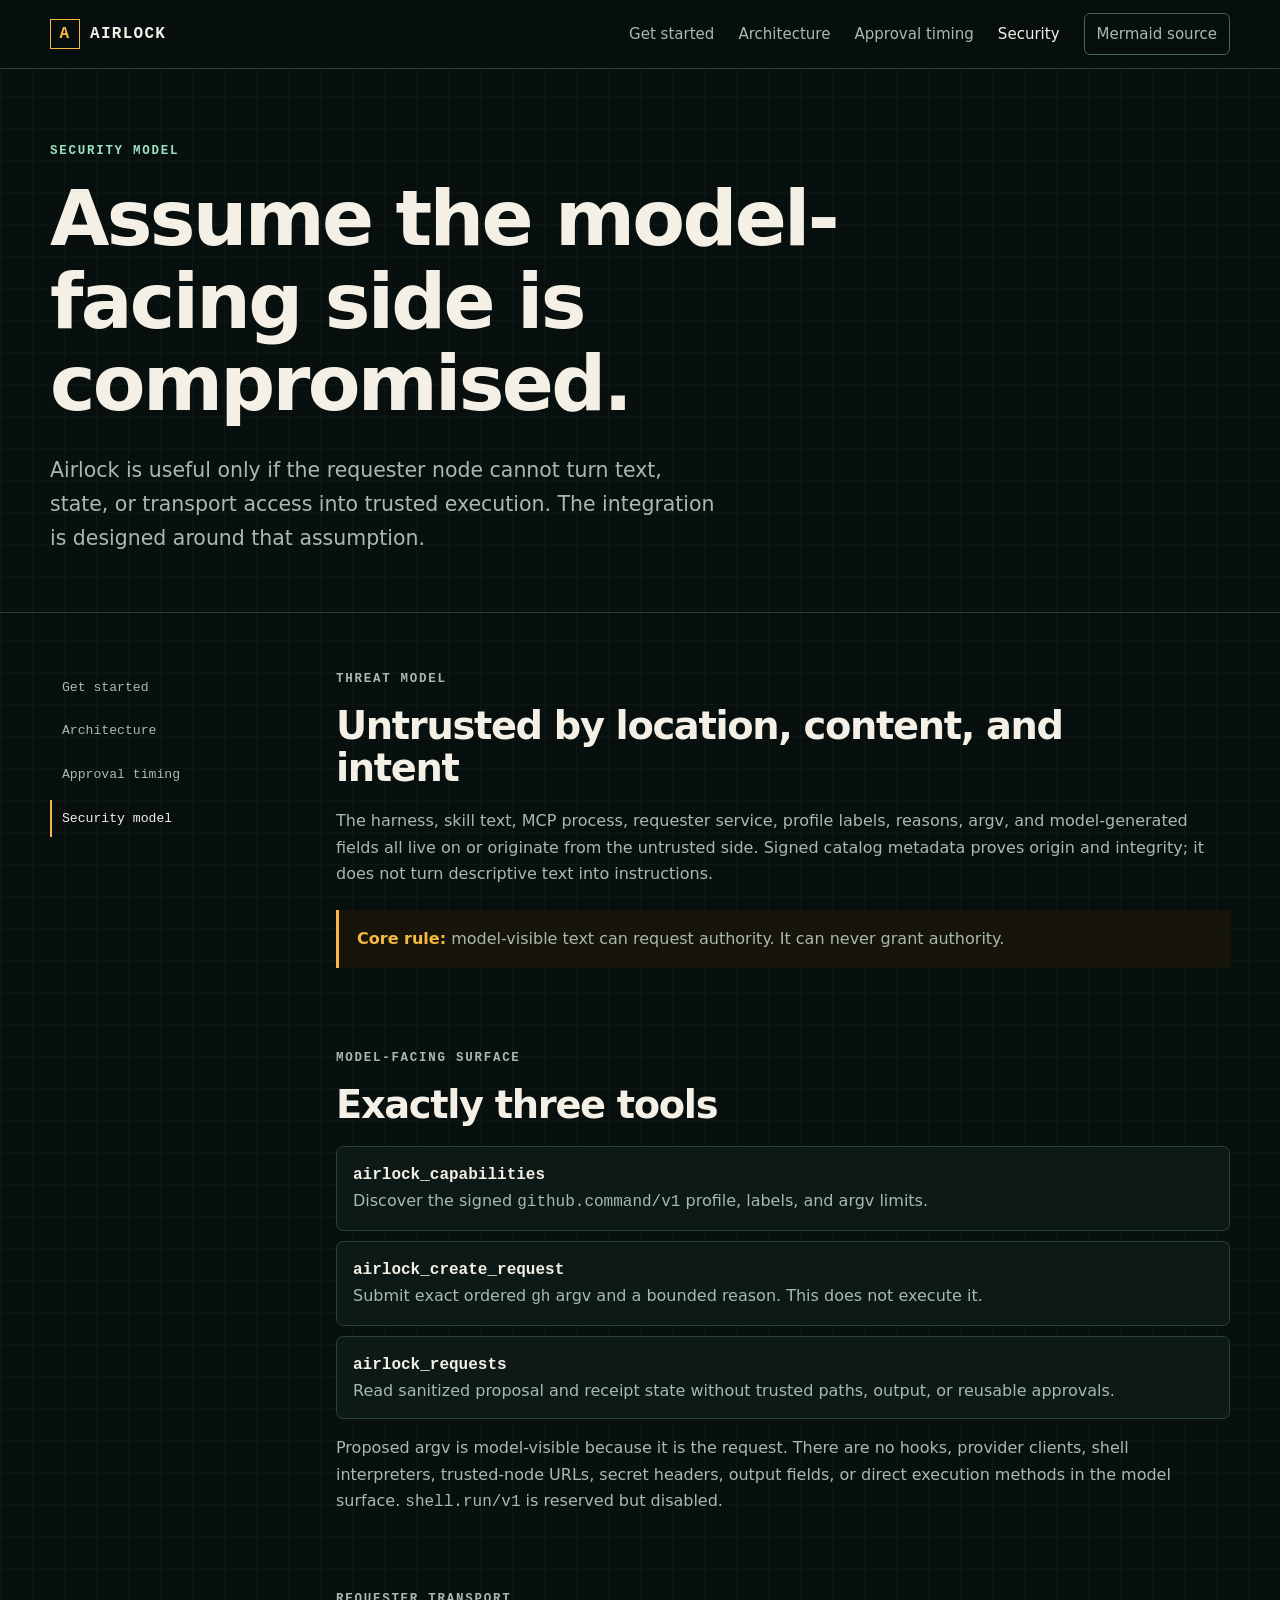
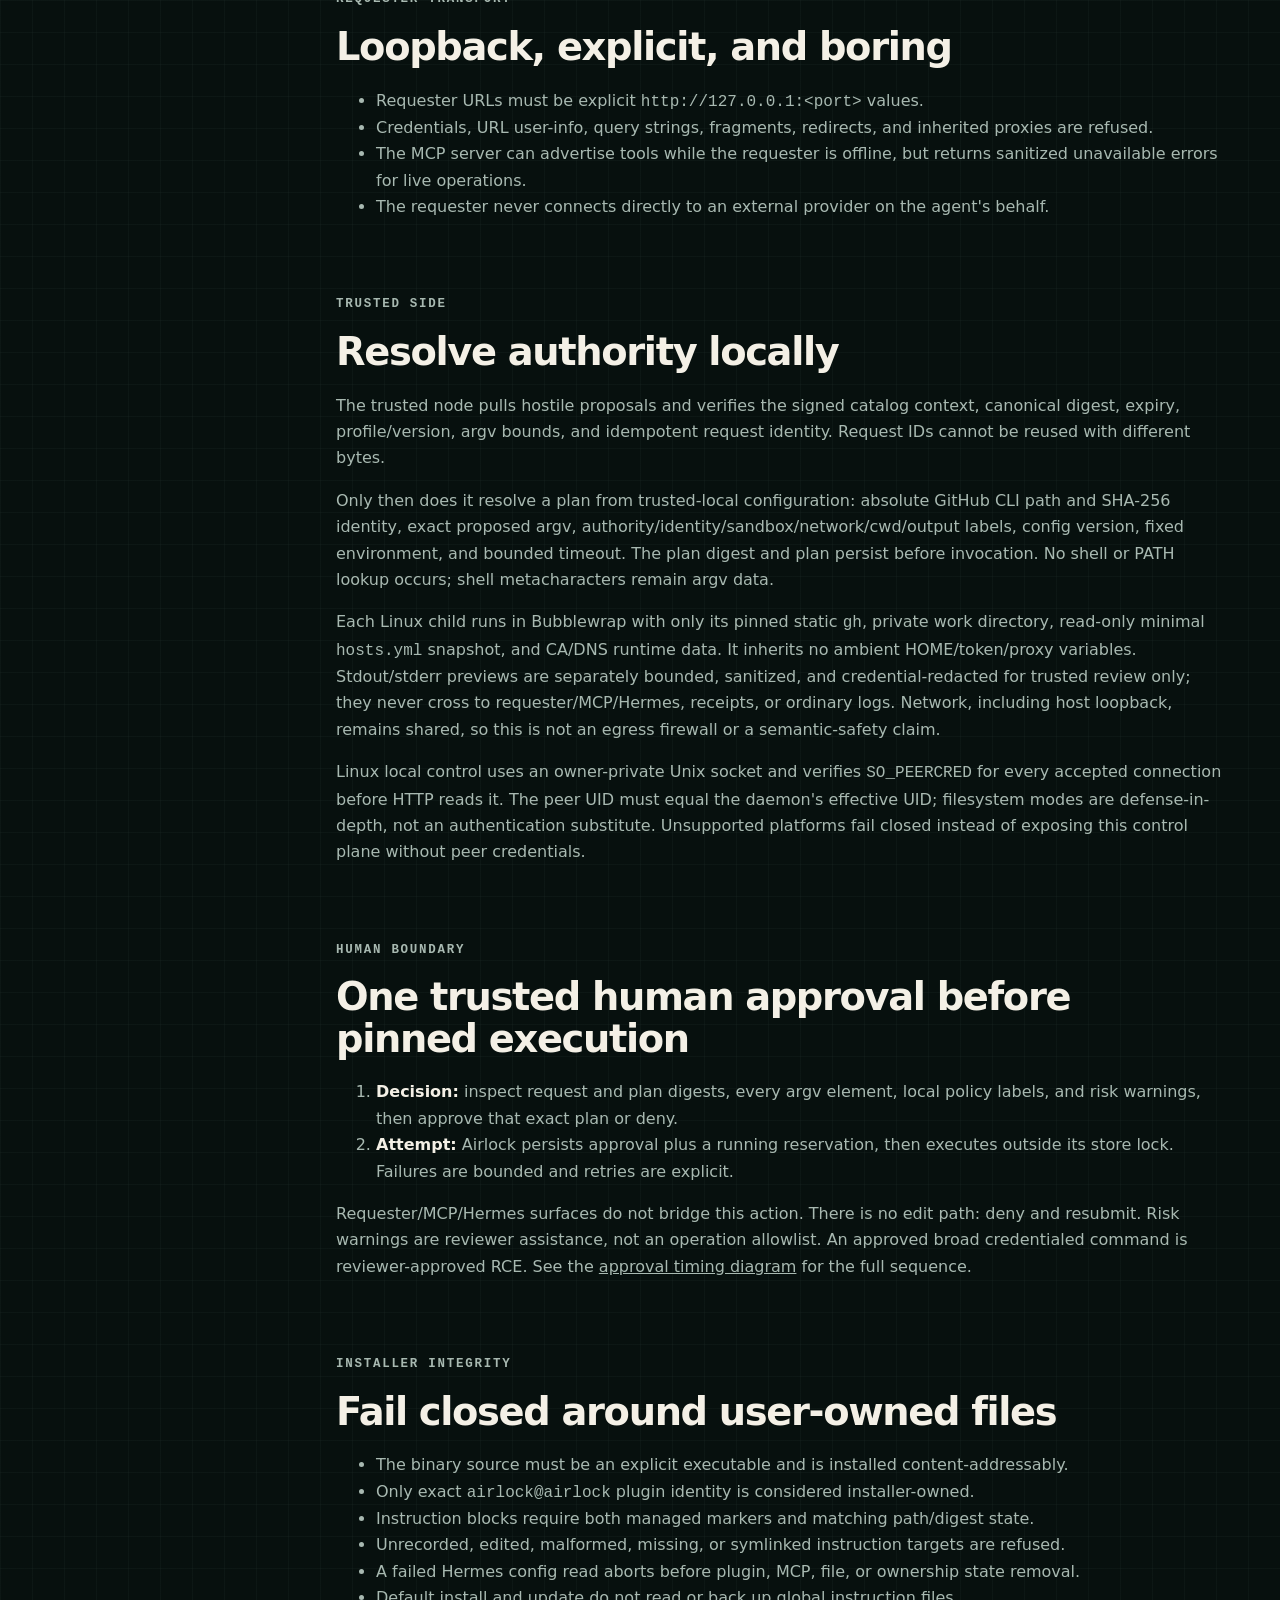
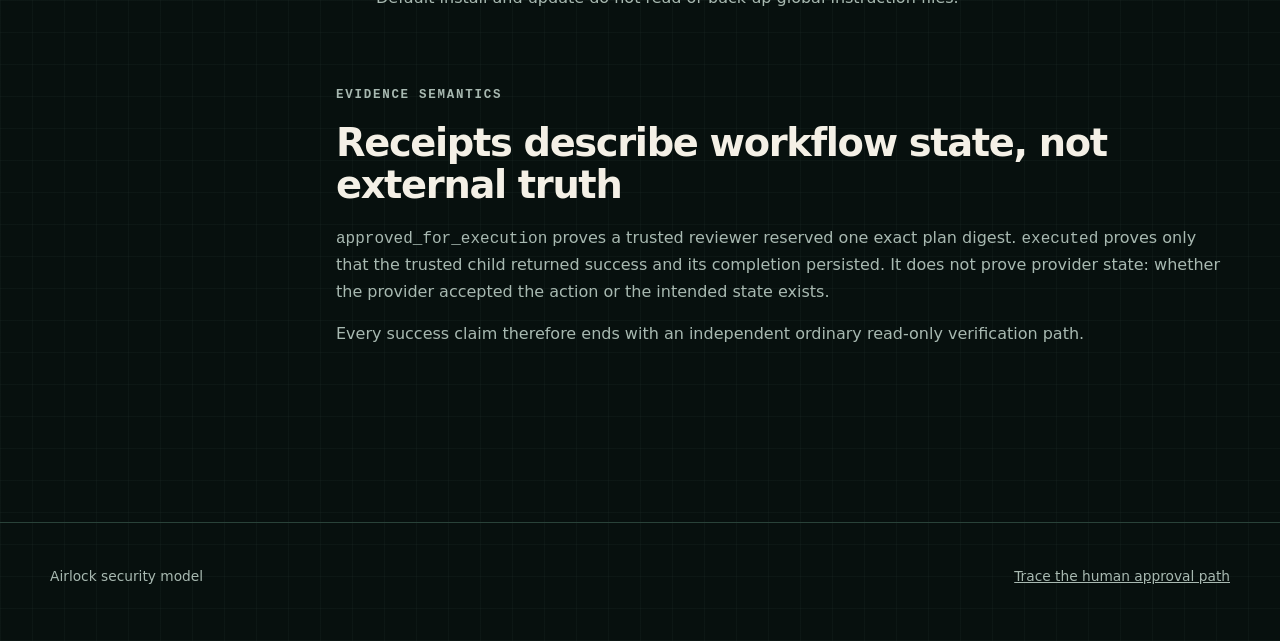
<file: docs/security.html>
<!doctype html>
<html lang="en">
<head>
  <meta charset="utf-8">
  <meta name="viewport" content="width=device-width, initial-scale=1">
  <meta name="description" content="Security model and fail-closed invariants for Airlock requester integrations.">
  <title>Security model · Airlock</title>
  <link rel="icon" href="assets/favicon.svg" type="image/svg+xml">
  <link rel="stylesheet" href="assets/styles.css">
</head>
<body>
  <a class="skip-link" href="#main">Skip to content</a>
  <header class="site-header">
    <div class="shell nav">
      <a class="brand" href="index.html"><span class="brand-mark" aria-hidden="true">A</span>AIRLOCK</a>
      <nav class="nav-links" aria-label="Primary navigation">
        <a href="getting-started.html">Get started</a>
        <a href="architecture.html">Architecture</a>
        <a href="approval-timing.html">Approval timing</a>
        <a href="security.html" aria-current="page">Security</a>
        <a class="nav-cta" href="architecture.md">Mermaid source</a>
      </nav>
    </div>
  </header>

  <main id="main">
    <header class="docs-hero">
      <div class="shell">
        <p class="eyebrow">Security model</p>
        <h1>Assume the model-facing side is compromised.</h1>
        <p class="lede">Airlock is useful only if the requester node cannot turn text, state, or transport access into trusted execution. The integration is designed around that assumption.</p>
      </div>
    </header>

    <div class="shell docs-layout">
      <nav class="docs-nav" aria-label="Documentation">
        <a href="getting-started.html">Get started</a>
        <a href="architecture.html">Architecture</a>
        <a href="approval-timing.html">Approval timing</a>
        <a href="security.html" aria-current="page">Security model</a>
      </nav>

      <article class="docs-content">
        <section id="model">
          <p class="kicker">Threat model</p>
          <h2>Untrusted by location, content, and intent</h2>
          <p>The harness, skill text, MCP process, requester service, profile labels, reasons, argv, and model-generated fields all live on or originate from the untrusted side. Signed catalog metadata proves origin and integrity; it does not turn descriptive text into instructions.</p>
          <div class="notice"><strong>Core rule:</strong> model-visible text can request authority. It can never grant authority.</div>
        </section>

        <section id="surface">
          <p class="kicker">Model-facing surface</p>
          <h2>Exactly three tools</h2>
          <ul class="tool-list">
            <li><strong><code>airlock_capabilities</code></strong><br>Discover the signed <code>github.command/v1</code> profile, labels, and argv limits.</li>
            <li><strong><code>airlock_create_request</code></strong><br>Submit exact ordered <code>gh</code> argv and a bounded reason. This does not execute it.</li>
            <li><strong><code>airlock_requests</code></strong><br>Read sanitized proposal and receipt state without trusted paths, output, or reusable approvals.</li>
          </ul>
          <p>Proposed argv is model-visible because it is the request. There are no hooks, provider clients, shell interpreters, trusted-node URLs, secret headers, output fields, or direct execution methods in the model surface. <code>shell.run/v1</code> is reserved but disabled.</p>
        </section>

        <section id="network">
          <p class="kicker">Requester transport</p>
          <h2>Loopback, explicit, and boring</h2>
          <ul>
            <li>Requester URLs must be explicit <code>http://127.0.0.1:&lt;port&gt;</code> values.</li>
            <li>Credentials, URL user-info, query strings, fragments, redirects, and inherited proxies are refused.</li>
            <li>The MCP server can advertise tools while the requester is offline, but returns sanitized unavailable errors for live operations.</li>
            <li>The requester never connects directly to an external provider on the agent's behalf.</li>
          </ul>
        </section>

        <section id="trusted-side">
          <p class="kicker">Trusted side</p>
          <h2>Resolve authority locally</h2>
          <p>The trusted node pulls hostile proposals and verifies the signed catalog context, canonical digest, expiry, profile/version, argv bounds, and idempotent request identity. Request IDs cannot be reused with different bytes.</p>
          <p>Only then does it resolve a plan from trusted-local configuration: absolute GitHub CLI path and SHA-256 identity, exact proposed argv, authority/identity/sandbox/network/cwd/output labels, config version, fixed environment, and bounded timeout. The plan digest and plan persist before invocation. No shell or PATH lookup occurs; shell metacharacters remain argv data.</p>
          <p>Each Linux child runs in Bubblewrap with only its pinned static <code>gh</code>, private work directory, read-only minimal <code>hosts.yml</code> snapshot, and CA/DNS runtime data. It inherits no ambient HOME/token/proxy variables. Stdout/stderr previews are separately bounded, sanitized, and credential-redacted for trusted review only; they never cross to requester/MCP/Hermes, receipts, or ordinary logs. Network, including host loopback, remains shared, so this is not an egress firewall or a semantic-safety claim.</p>
          <p>Linux local control uses an owner-private Unix socket and verifies <code>SO_PEERCRED</code> for every accepted connection before HTTP reads it. The peer UID must equal the daemon's effective UID; filesystem modes are defense-in-depth, not an authentication substitute. Unsupported platforms fail closed instead of exposing this control plane without peer credentials.</p>
        </section>

        <section id="human">
          <p class="kicker">Human boundary</p>
          <h2>One trusted human approval before pinned execution</h2>
          <ol>
            <li><strong>Decision:</strong> inspect request and plan digests, every argv element, local policy labels, and risk warnings, then approve that exact plan or deny.</li>
            <li><strong>Attempt:</strong> Airlock persists approval plus a running reservation, then executes outside its store lock. Failures are bounded and retries are explicit.</li>
          </ol>
          <p>Requester/MCP/Hermes surfaces do not bridge this action. There is no edit path: deny and resubmit. Risk warnings are reviewer assistance, not an operation allowlist. An approved broad credentialed command is reviewer-approved RCE. See the <a href="approval-timing.html">approval timing diagram</a> for the full sequence.</p>
        </section>

        <section id="installer">
          <p class="kicker">Installer integrity</p>
          <h2>Fail closed around user-owned files</h2>
          <ul>
            <li>The binary source must be an explicit executable and is installed content-addressably.</li>
            <li>Only exact <code>airlock@airlock</code> plugin identity is considered installer-owned.</li>
            <li>Instruction blocks require both managed markers and matching path/digest state.</li>
            <li>Unrecorded, edited, malformed, missing, or symlinked instruction targets are refused.</li>
            <li>A failed Hermes config read aborts before plugin, MCP, file, or ownership state removal.</li>
            <li>Default install and update do not read or back up global instruction files.</li>
          </ul>
        </section>

        <section id="receipts">
          <p class="kicker">Evidence semantics</p>
          <h2>Receipts describe workflow state, not external truth</h2>
          <p><code>approved_for_execution</code> proves a trusted reviewer reserved one exact plan digest. <code>executed</code> proves only that the trusted child returned success and its completion persisted. It does not prove provider state: whether the provider accepted the action or the intended state exists.</p>
          <p>Every success claim therefore ends with an independent ordinary read-only verification path.</p>
        </section>
      </article>
    </div>
  </main>

  <footer class="site-footer">
    <div class="shell footer-row"><span>Airlock security model</span><span><a href="approval-timing.html">Trace the human approval path</a></span></div>
  </footer>
</body>
</html>
</file>
<file: docs/assets/styles.css>
:root {
  color-scheme: dark;
  --bg: #07100e;
  --bg-raised: #0d1916;
  --panel: #10211c;
  --panel-soft: #132820;
  --line: #294239;
  --line-strong: #44665a;
  --text: #f4f0e6;
  --muted: #a8b9b1;
  --accent: #f5b942;
  --accent-ink: #211704;
  --mint: #9de2bf;
  --danger: #ff8f70;
  --max: 1180px;
  --radius: 10px;
  --shadow: 0 24px 72px rgba(0, 0, 0, 0.28);
  font-family: Inter, ui-sans-serif, system-ui, -apple-system, BlinkMacSystemFont, "Segoe UI", sans-serif;
}

* {
  box-sizing: border-box;
}

html {
  scroll-behavior: smooth;
}

body {
  margin: 0;
  background:
    linear-gradient(rgba(157, 226, 191, 0.035) 1px, transparent 1px),
    linear-gradient(90deg, rgba(157, 226, 191, 0.035) 1px, transparent 1px),
    var(--bg);
  background-size: 32px 32px;
  color: var(--text);
  line-height: 1.65;
}

a {
  color: inherit;
}

img,
svg {
  max-width: 100%;
}

code,
pre,
.kicker,
.eyebrow,
.brand,
.pill,
.step-number,
.metric strong,
.docs-nav {
  font-family: "SFMono-Regular", Consolas, "Liberation Mono", monospace;
}

.skip-link {
  position: fixed;
  top: 12px;
  left: 12px;
  z-index: 100;
  padding: 8px 12px;
  background: var(--accent);
  color: var(--accent-ink);
  transform: translateY(-160%);
}

.skip-link:focus {
  transform: translateY(0);
}

.shell {
  width: min(calc(100% - 40px), var(--max));
  margin: 0 auto;
}

.site-header {
  position: sticky;
  top: 0;
  z-index: 20;
  border-bottom: 1px solid rgba(68, 102, 90, 0.6);
  background: rgba(7, 16, 14, 0.9);
  backdrop-filter: blur(14px);
}

.nav {
  min-height: 68px;
  display: flex;
  align-items: center;
  justify-content: space-between;
  gap: 24px;
}

.brand {
  display: inline-flex;
  align-items: center;
  gap: 10px;
  color: var(--text);
  text-decoration: none;
  font-weight: 800;
  letter-spacing: 0.08em;
}

.brand-mark {
  display: grid;
  width: 30px;
  height: 30px;
  place-items: center;
  border: 1px solid var(--accent);
  color: var(--accent);
}

.nav-links {
  display: flex;
  align-items: center;
  gap: 24px;
  color: var(--muted);
  font-size: 0.94rem;
}

.nav-links a {
  text-decoration: none;
}

.nav-links a:hover,
.nav-links a[aria-current="page"] {
  color: var(--text);
}

.nav-cta {
  padding: 8px 12px;
  border: 1px solid var(--line-strong);
  border-radius: 6px;
}

.hero {
  display: grid;
  grid-template-columns: minmax(0, 1.1fr) minmax(340px, 0.9fr);
  gap: 72px;
  align-items: center;
  min-height: 720px;
  padding: 86px 0 96px;
}

.eyebrow,
.kicker {
  margin: 0 0 16px;
  color: var(--mint);
  font-size: 0.78rem;
  font-weight: 800;
  letter-spacing: 0.14em;
  text-transform: uppercase;
}

h1,
h2,
h3 {
  margin: 0;
  line-height: 1.08;
  letter-spacing: -0.035em;
}

h1 {
  max-width: 760px;
  font-size: clamp(3.4rem, 7vw, 6.8rem);
  font-weight: 780;
}

h2 {
  max-width: 820px;
  font-size: clamp(2.15rem, 4vw, 4rem);
}

h3 {
  font-size: 1.25rem;
  letter-spacing: -0.015em;
}

.lede {
  max-width: 670px;
  margin: 28px 0 0;
  color: var(--muted);
  font-size: clamp(1.08rem, 2vw, 1.28rem);
}

.hero-actions {
  display: flex;
  flex-wrap: wrap;
  gap: 12px;
  margin-top: 34px;
}

.button {
  display: inline-flex;
  min-height: 46px;
  align-items: center;
  justify-content: center;
  padding: 0 18px;
  border: 1px solid var(--line-strong);
  border-radius: 7px;
  background: transparent;
  color: var(--text);
  font-weight: 750;
  text-decoration: none;
}

.button.primary {
  border-color: var(--accent);
  background: var(--accent);
  color: var(--accent-ink);
}

.button:hover {
  transform: translateY(-1px);
  border-color: var(--mint);
}

.hero-note {
  margin-top: 22px;
  color: var(--muted);
  font-size: 0.88rem;
}

.flow-card {
  position: relative;
  padding: 18px;
  border: 1px solid var(--line);
  border-radius: var(--radius);
  background: rgba(13, 25, 22, 0.94);
  box-shadow: var(--shadow);
}

.flow-head {
  display: flex;
  align-items: center;
  justify-content: space-between;
  gap: 12px;
  margin-bottom: 18px;
}

.pill {
  display: inline-flex;
  align-items: center;
  gap: 7px;
  padding: 4px 8px;
  border: 1px solid var(--line-strong);
  border-radius: 999px;
  color: var(--muted);
  font-size: 0.72rem;
  text-transform: uppercase;
}

.pill::before {
  width: 6px;
  height: 6px;
  border-radius: 50%;
  background: var(--mint);
  content: "";
}

.flow-stack {
  display: grid;
  gap: 9px;
}

.flow-step {
  display: grid;
  grid-template-columns: 34px 1fr auto;
  gap: 12px;
  align-items: center;
  padding: 14px;
  border: 1px solid var(--line);
  border-radius: 7px;
  background: var(--panel);
}

.step-number {
  color: var(--accent);
  font-size: 0.76rem;
}

.flow-step strong,
.flow-step span {
  display: block;
}

.flow-step span {
  color: var(--muted);
  font-size: 0.82rem;
}

.flow-arrow {
  color: var(--line-strong);
}

.human-gate {
  border-color: var(--accent);
  background: #241c0d;
}

.human-gate .flow-arrow,
.human-gate .step-number {
  color: var(--accent);
}

.boundary-label {
  display: flex;
  align-items: center;
  gap: 10px;
  margin: 14px 2px;
  color: var(--danger);
  font-family: "SFMono-Regular", Consolas, monospace;
  font-size: 0.72rem;
  text-transform: uppercase;
}

.boundary-label::before,
.boundary-label::after {
  height: 1px;
  flex: 1;
  background: repeating-linear-gradient(90deg, var(--danger) 0 6px, transparent 6px 12px);
  content: "";
}

.section {
  padding: 104px 0;
  border-top: 1px solid var(--line);
}

.section-intro {
  display: grid;
  grid-template-columns: 0.75fr 1.25fr;
  gap: 56px;
  margin-bottom: 48px;
}

.section-intro p {
  max-width: 650px;
  margin: 0;
  color: var(--muted);
  font-size: 1.08rem;
}

.card-grid {
  display: grid;
  grid-template-columns: repeat(3, minmax(0, 1fr));
  gap: 16px;
}

.card {
  min-height: 220px;
  padding: 24px;
  border: 1px solid var(--line);
  border-radius: var(--radius);
  background: var(--bg-raised);
}

.card-icon {
  display: grid;
  width: 40px;
  height: 40px;
  margin-bottom: 34px;
  place-items: center;
  border: 1px solid var(--line-strong);
  color: var(--accent);
  font-family: "SFMono-Regular", Consolas, monospace;
}

.card p {
  margin: 14px 0 0;
  color: var(--muted);
}

.steps {
  display: grid;
  counter-reset: flow;
  border-top: 1px solid var(--line);
}

.process-step {
  display: grid;
  grid-template-columns: 96px 0.7fr 1.3fr;
  gap: 30px;
  align-items: start;
  padding: 30px 0;
  border-bottom: 1px solid var(--line);
  counter-increment: flow;
}

.process-step::before {
  color: var(--accent);
  content: "0" counter(flow);
  font-family: "SFMono-Regular", Consolas, monospace;
}

.process-step p {
  margin: 0;
  color: var(--muted);
}

.code-panel {
  overflow: hidden;
  border: 1px solid var(--line-strong);
  border-radius: var(--radius);
  background: #050a08;
  box-shadow: var(--shadow);
}

.code-title {
  display: flex;
  align-items: center;
  justify-content: space-between;
  padding: 11px 15px;
  border-bottom: 1px solid var(--line);
  color: var(--muted);
  font-size: 0.78rem;
}

pre {
  overflow-x: auto;
  margin: 0;
  padding: 22px;
  color: var(--mint);
  font-size: 0.86rem;
  line-height: 1.7;
}

.metrics {
  display: grid;
  grid-template-columns: repeat(4, 1fr);
  gap: 1px;
  border: 1px solid var(--line);
  background: var(--line);
}

.metric {
  min-height: 140px;
  padding: 22px;
  background: var(--bg-raised);
}

.metric strong {
  display: block;
  color: var(--accent);
  font-size: 1.7rem;
}

.metric span {
  color: var(--muted);
  font-size: 0.9rem;
}

.callout {
  display: grid;
  grid-template-columns: 1.1fr 0.9fr;
  gap: 48px;
  align-items: center;
  padding: 42px;
  border: 1px solid var(--accent);
  border-radius: var(--radius);
  background: #171509;
}

.callout p {
  margin: 18px 0 0;
  color: var(--muted);
}

.site-footer {
  padding: 42px 0 54px;
  border-top: 1px solid var(--line);
  color: var(--muted);
  font-size: 0.86rem;
}

.footer-row {
  display: flex;
  justify-content: space-between;
  gap: 24px;
}

/* Documentation pages */
.docs-hero {
  padding: 72px 0 56px;
  border-bottom: 1px solid var(--line);
}

.docs-hero h1 {
  max-width: 900px;
  font-size: clamp(2.8rem, 6vw, 5.2rem);
}

.docs-layout {
  display: grid;
  grid-template-columns: 230px minmax(0, 1fr);
  gap: 56px;
  align-items: start;
  padding: 56px 0 100px;
}

.docs-nav {
  position: sticky;
  top: 100px;
  display: grid;
  gap: 6px;
  font-size: 0.82rem;
}

.docs-nav a {
  padding: 8px 10px;
  border-left: 2px solid transparent;
  color: var(--muted);
  text-decoration: none;
}

.docs-nav a:hover,
.docs-nav a[aria-current="page"] {
  border-left-color: var(--accent);
  color: var(--text);
}

.docs-content {
  min-width: 0;
}

.docs-content > section {
  padding: 0 0 58px;
  scroll-margin-top: 96px;
}

.docs-content h2 {
  margin-bottom: 20px;
  font-size: clamp(1.8rem, 3vw, 2.8rem);
}

.docs-content h3 {
  margin: 34px 0 12px;
}

.docs-content p,
.docs-content li {
  color: var(--muted);
}

.docs-content strong {
  color: var(--text);
}

.docs-content table {
  width: 100%;
  border-collapse: collapse;
  font-size: 0.9rem;
}

.docs-content th,
.docs-content td {
  padding: 12px 14px;
  border: 1px solid var(--line);
  text-align: left;
  vertical-align: top;
}

.docs-content th {
  background: var(--panel);
  color: var(--text);
}

.diagram {
  overflow: auto;
  margin: 26px 0 18px;
  padding: 18px;
  border: 1px solid var(--line);
  border-radius: var(--radius);
  background: #07100e;
}

.diagram img {
  display: block;
  width: 1280px;
  max-width: none;
  margin: 0 auto;
}

.diagram.compact img {
  width: 1080px;
}

.diagram.timing img {
  width: 1800px;
  max-width: none;
}

.diagram-link {
  display: inline-block;
  margin: 0 0 10px;
  color: var(--mint);
  font-family: "SFMono-Regular", Consolas, monospace;
  font-size: 0.78rem;
}

.notice {
  margin: 22px 0;
  padding: 16px 18px;
  border-left: 3px solid var(--accent);
  background: #171509;
  color: var(--muted);
}

.notice strong {
  color: var(--accent);
}

.tool-list {
  display: grid;
  gap: 10px;
  padding: 0;
  list-style: none;
}

.tool-list li {
  padding: 14px 16px;
  border: 1px solid var(--line);
  border-radius: 7px;
  background: var(--bg-raised);
}

@media (max-width: 900px) {
  .hero,
  .section-intro,
  .callout {
    grid-template-columns: 1fr;
  }

  .hero {
    gap: 54px;
    min-height: auto;
  }

  .card-grid {
    grid-template-columns: 1fr;
  }

  .metrics {
    grid-template-columns: repeat(2, 1fr);
  }

  .docs-layout {
    grid-template-columns: 1fr;
  }

  .docs-nav {
    position: static;
    grid-template-columns: repeat(3, minmax(0, 1fr));
  }
}

@media (max-width: 640px) {
  .shell {
    width: min(calc(100% - 24px), var(--max));
  }

  .nav {
    align-items: flex-start;
    flex-direction: column;
    padding: 14px 0;
  }

  .nav-links {
    display: grid;
    width: 100%;
    grid-template-columns: repeat(2, minmax(0, 1fr));
    gap: 4px 14px;
    overflow: visible;
    padding-bottom: 2px;
  }

  .nav-links a {
    padding: 4px 0;
  }

  .nav-links .nav-cta {
    display: none;
  }

  .hero {
    padding: 62px 0 72px;
  }

  h1 {
    font-size: clamp(3rem, 15vw, 4.7rem);
  }

  .section {
    padding: 76px 0;
  }

  .process-step {
    grid-template-columns: 50px 1fr;
  }

  .process-step p {
    grid-column: 2;
  }

  .metrics {
    grid-template-columns: 1fr;
  }

  .callout {
    padding: 26px;
  }

  .footer-row {
    flex-direction: column;
  }

  .docs-nav {
    grid-template-columns: 1fr;
  }

  .diagram {
    margin-inline: -12px;
    border-right: 0;
    border-left: 0;
    border-radius: 0;
  }
}

@media (prefers-reduced-motion: reduce) {
  html {
    scroll-behavior: auto;
  }

  .button:hover {
    transform: none;
  }
}
</file>
